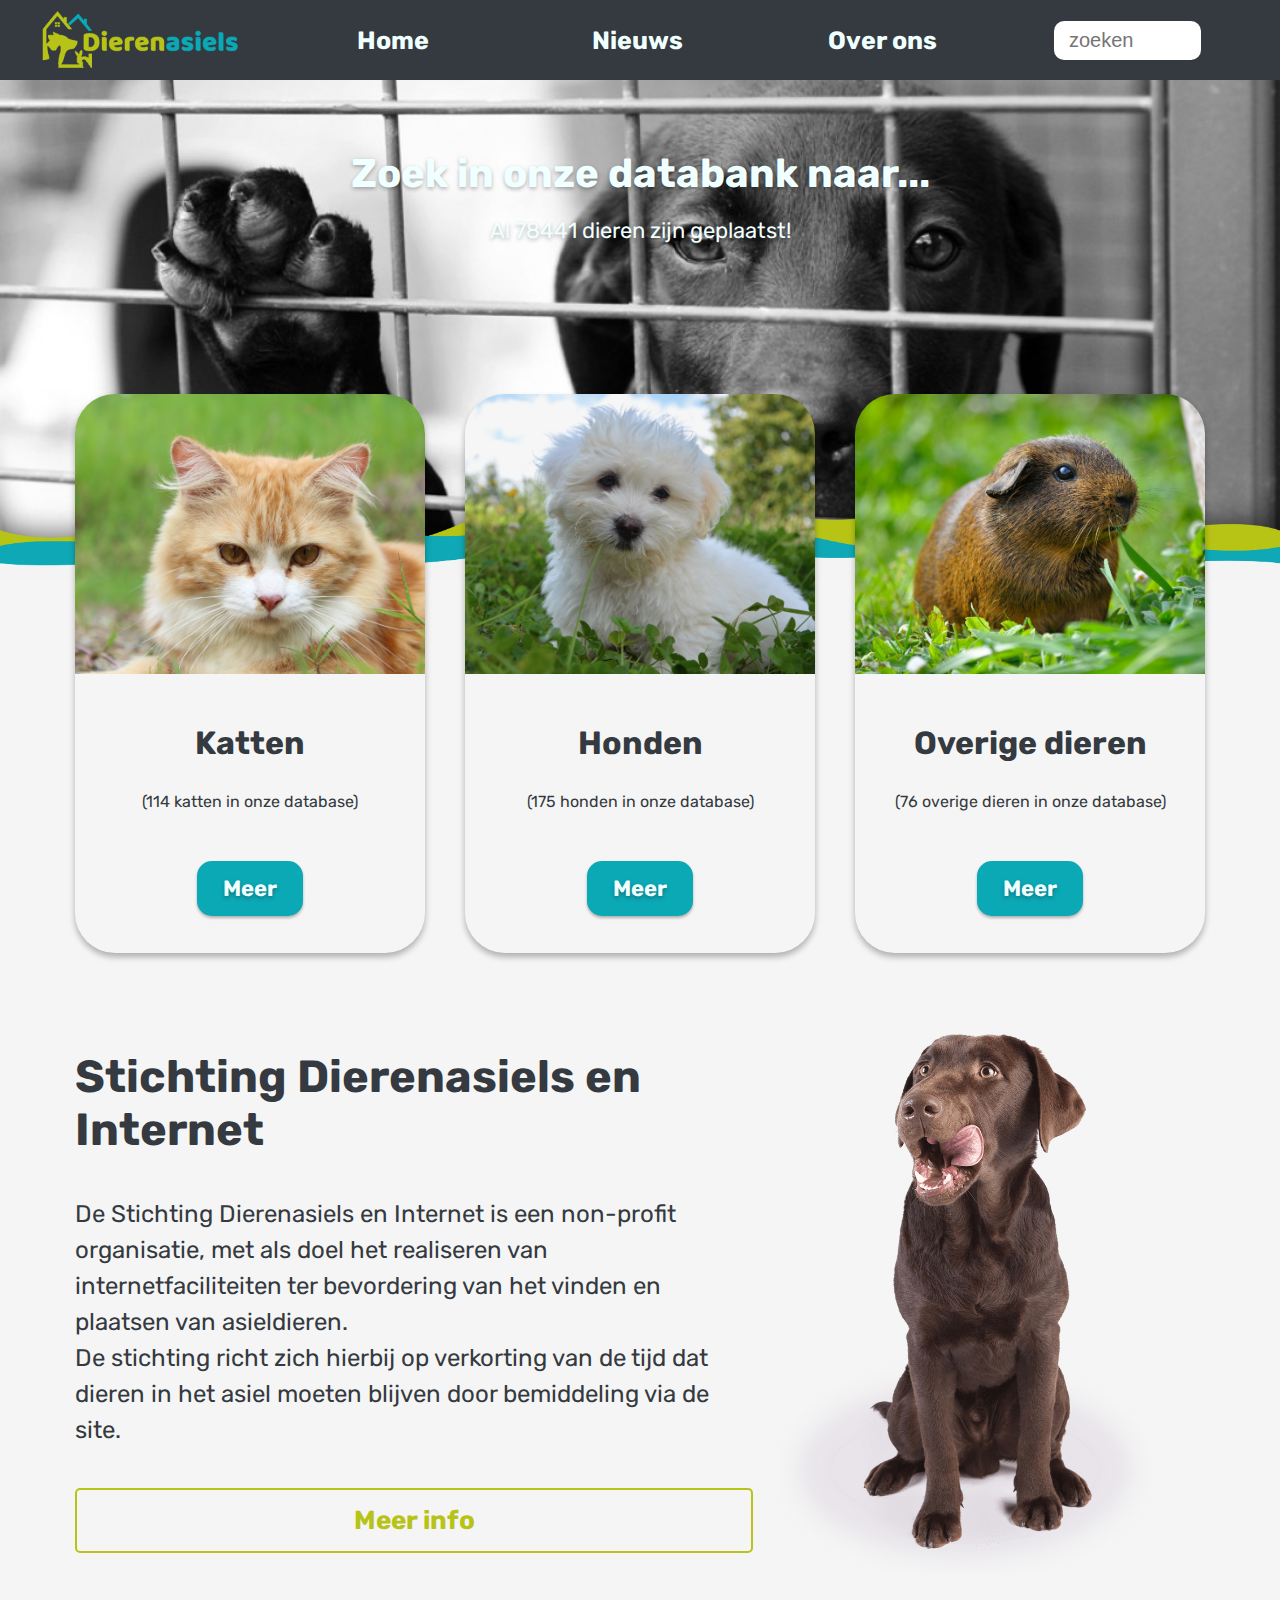
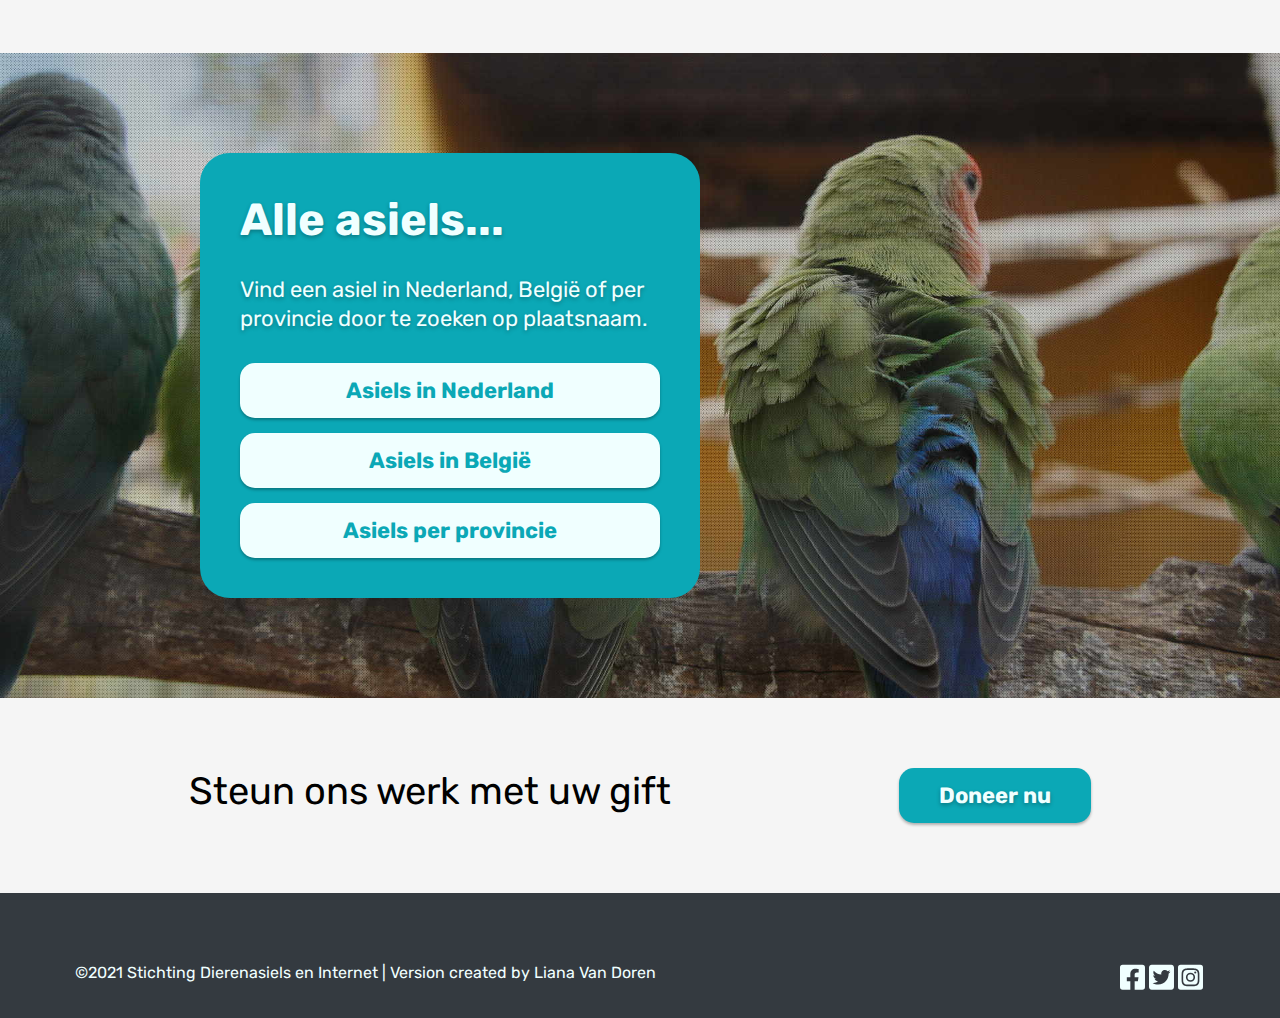
<file: index.html>
<html>

<head>
    <link rel="preconnect" href="https://fonts.gstatic.com">
    <link href="https://fonts.googleapis.com/css2?family=Rubik:wght@400;600&display=swap" rel="stylesheet">
    <link rel="stylesheet" href="reset.css">
    <link rel="stylesheet" href="index.css">
</head>

<body>
    <div>

        <nav class="navigation"> <img src="images/logo-dierenasiels.png" alt="logo">
            <ul>
                <li><a class="nav-item" href="index.html">Home</a></li>
                <li><a class="nav-item" href="page/nieuws.html"> Nieuws</a>
                </li>

                <li><a class="nav-item" href="#"> Over ons</a>
                    <ul class="dropdown">
                        <li><a class="nav-item" href="page/over-ons.html">Doelstelling</a></li>
                        <li><a class="nav-item" href="page/contact.html">Contact</a></li>
                    </ul>
                </li>
                <li>
                    <div class="nav-item"> <input type="text" name="search" placeholder="zoeken"></div>
                </li>

            </ul>
        </nav>

        
        <div class="home-picture">
            <div class="headlines">
                <h1>Zoek in onze databank naar...</h1>
                <p>Al 78441 dieren zijn geplaatst!</p>
            </div>
            <div class="animals width">
                <div class="animal">
                    <div class="picture"><img src="images/kat1.PNG" alt="kat"></div>
                    <div class="text">
                        <h1>Katten</h1>
                        <p>(114 katten in onze database)</p>
                        <a href="page/dieren/meer-katten.html"></a>
                        <a class="button" href="page/dieren/meer-katten.html">
                            Meer
                        </a>
                    </div>
                </div>
                <div class="animal">
                    <div class="picture"><img src="images/hond1.PNG" alt="hond"></div>
                    <div class="text">
                        <h1>Honden</h1>
                        <p>(175 honden in onze database)</p>
                        <a href="page/dieren/meer-honden.html"></a>
                        <a class="button" href="page/dieren/meer-honden.html">
                            Meer
                        </a>
                    </div>
                </div>
                <div class="animal">
                    <div class="picture"><img src="images/overig1.PNG" alt="overig"></div>
                    <div class="text">
                        <h1>Overige dieren</h1>
                        <p>(76 overige dieren in onze database)</p>
                        <a href="page/dieren/meer-overigedieren.html"></a>
                        <a class="button" href="page/dieren/meer-overigedieren.html">
                            Meer
                        </a>
                    </div>
                </div>
            </div>
        </div>
        <div class="part2 width">
            <div class="text2">
                <h1>Stichting Dierenasiels en Internet</h1>
                <p>De Stichting Dierenasiels en Internet is een non-profit
                    organisatie, met als doel het realiseren
                    van internetfaciliteiten ter bevordering van het vinden en plaatsen van asieldieren.
                    </br>
                    De stichting richt zich hierbij op verkorting van de tijd dat dieren in het asiel moeten blijven
                    door
                    bemiddeling via de site.</p>
                <a class="info" href="page/over-ons.html">Meer info</a>
            </div>
            <div class="img"></div>

        </div>
        <div class="part3">
            <div class="square">
                <h1>Alle asiels...</h1>
                <p> Vind een asiel in Nederland, België of per provincie door te zoeken op plaatsnaam.</p>
                <a class="button light" href="#">Asiels in Nederland</a>
                <a class="button light" href="#">Asiels in België</a>
                <a class="button light" href="#">Asiels per provincie</a>
            </div>
        </div>
        <div class="part4 width">
            <div class="donate">Steun ons werk met uw gift</div>
            <a class="button" href="#">Doneer nu</a>
        </div>
        <div class="footer">
            <div class="width"> ©2021 Stichting Dierenasiels en Internet | Version created by Liana Van Doren
                <div> <a class="socialmedia" href="#"><svg viewBox="0 0 448 512" data-fa-i2svg="">
                            <path fill="currentColor"
                                d="M400 32H48A48 48 0 0 0 0 80v352a48 48 0 0 0 48 48h137.25V327.69h-63V256h63v-54.64c0-62.15 37-96.48 93.67-96.48 27.14 0 55.52 4.84 55.52 4.84v61h-31.27c-30.81 0-40.42 19.12-40.42 38.73V256h68.78l-11 71.69h-57.78V480H400a48 48 0 0 0 48-48V80a48 48 0 0 0-48-48z">
                            </path>
                        </svg></a>
                    <a class="socialmedia" href="#"><svg viewBox="0 0 448 512" data-fa-i2svg="">
                            <path fill="currentColor"
                                d="M400 32H48C21.5 32 0 53.5 0 80v352c0 26.5 21.5 48 48 48h352c26.5 0 48-21.5 48-48V80c0-26.5-21.5-48-48-48zm-48.9 158.8c.2 2.8.2 5.7.2 8.5 0 86.7-66 186.6-186.6 186.6-37.2 0-71.7-10.8-100.7-29.4 5.3.6 10.4.8 15.8.8 30.7 0 58.9-10.4 81.4-28-28.8-.6-53-19.5-61.3-45.5 10.1 1.5 19.2 1.5 29.6-1.2-30-6.1-52.5-32.5-52.5-64.4v-.8c8.7 4.9 18.9 7.9 29.6 8.3a65.447 65.447 0 0 1-29.2-54.6c0-12.2 3.2-23.4 8.9-33.1 32.3 39.8 80.8 65.8 135.2 68.6-9.3-44.5 24-80.6 64-80.6 18.9 0 35.9 7.9 47.9 20.7 14.8-2.8 29-8.3 41.6-15.8-4.9 15.2-15.2 28-28.8 36.1 13.2-1.4 26-5.1 37.8-10.2-8.9 13.1-20.1 24.7-32.9 34z">
                            </path>
                        </svg></a>
                    <a class="socialmedia" href="#"><svg viewBox="0 0 448 512">
                            <path fill="currentColor"
                                d="M224,202.66A53.34,53.34,0,1,0,277.36,256,53.38,53.38,0,0,0,224,202.66Zm124.71-41a54,54,0,0,0-30.41-30.41c-21-8.29-71-6.43-94.3-6.43s-73.25-1.93-94.31,6.43a54,54,0,0,0-30.41,30.41c-8.28,21-6.43,71.05-6.43,94.33S91,329.26,99.32,350.33a54,54,0,0,0,30.41,30.41c21,8.29,71,6.43,94.31,6.43s73.24,1.93,94.3-6.43a54,54,0,0,0,30.41-30.41c8.35-21,6.43-71.05,6.43-94.33S357.1,182.74,348.75,161.67ZM224,338a82,82,0,1,1,82-82A81.9,81.9,0,0,1,224,338Zm85.38-148.3a19.14,19.14,0,1,1,19.13-19.14A19.1,19.1,0,0,1,309.42,189.74ZM400,32H48A48,48,0,0,0,0,80V432a48,48,0,0,0,48,48H400a48,48,0,0,0,48-48V80A48,48,0,0,0,400,32ZM382.88,322c-1.29,25.63-7.14,48.34-25.85,67s-41.4,24.63-67,25.85c-26.41,1.49-105.59,1.49-132,0-25.63-1.29-48.26-7.15-67-25.85s-24.63-41.42-25.85-67c-1.49-26.42-1.49-105.61,0-132,1.29-25.63,7.07-48.34,25.85-67s41.47-24.56,67-25.78c26.41-1.49,105.59-1.49,132,0,25.63,1.29,48.33,7.15,67,25.85s24.63,41.42,25.85,67.05C384.37,216.44,384.37,295.56,382.88,322Z">
                            </path>
                        </svg></a>
                </div>
            </div>
        </div>


    </div>



</body>

</html>
</file>
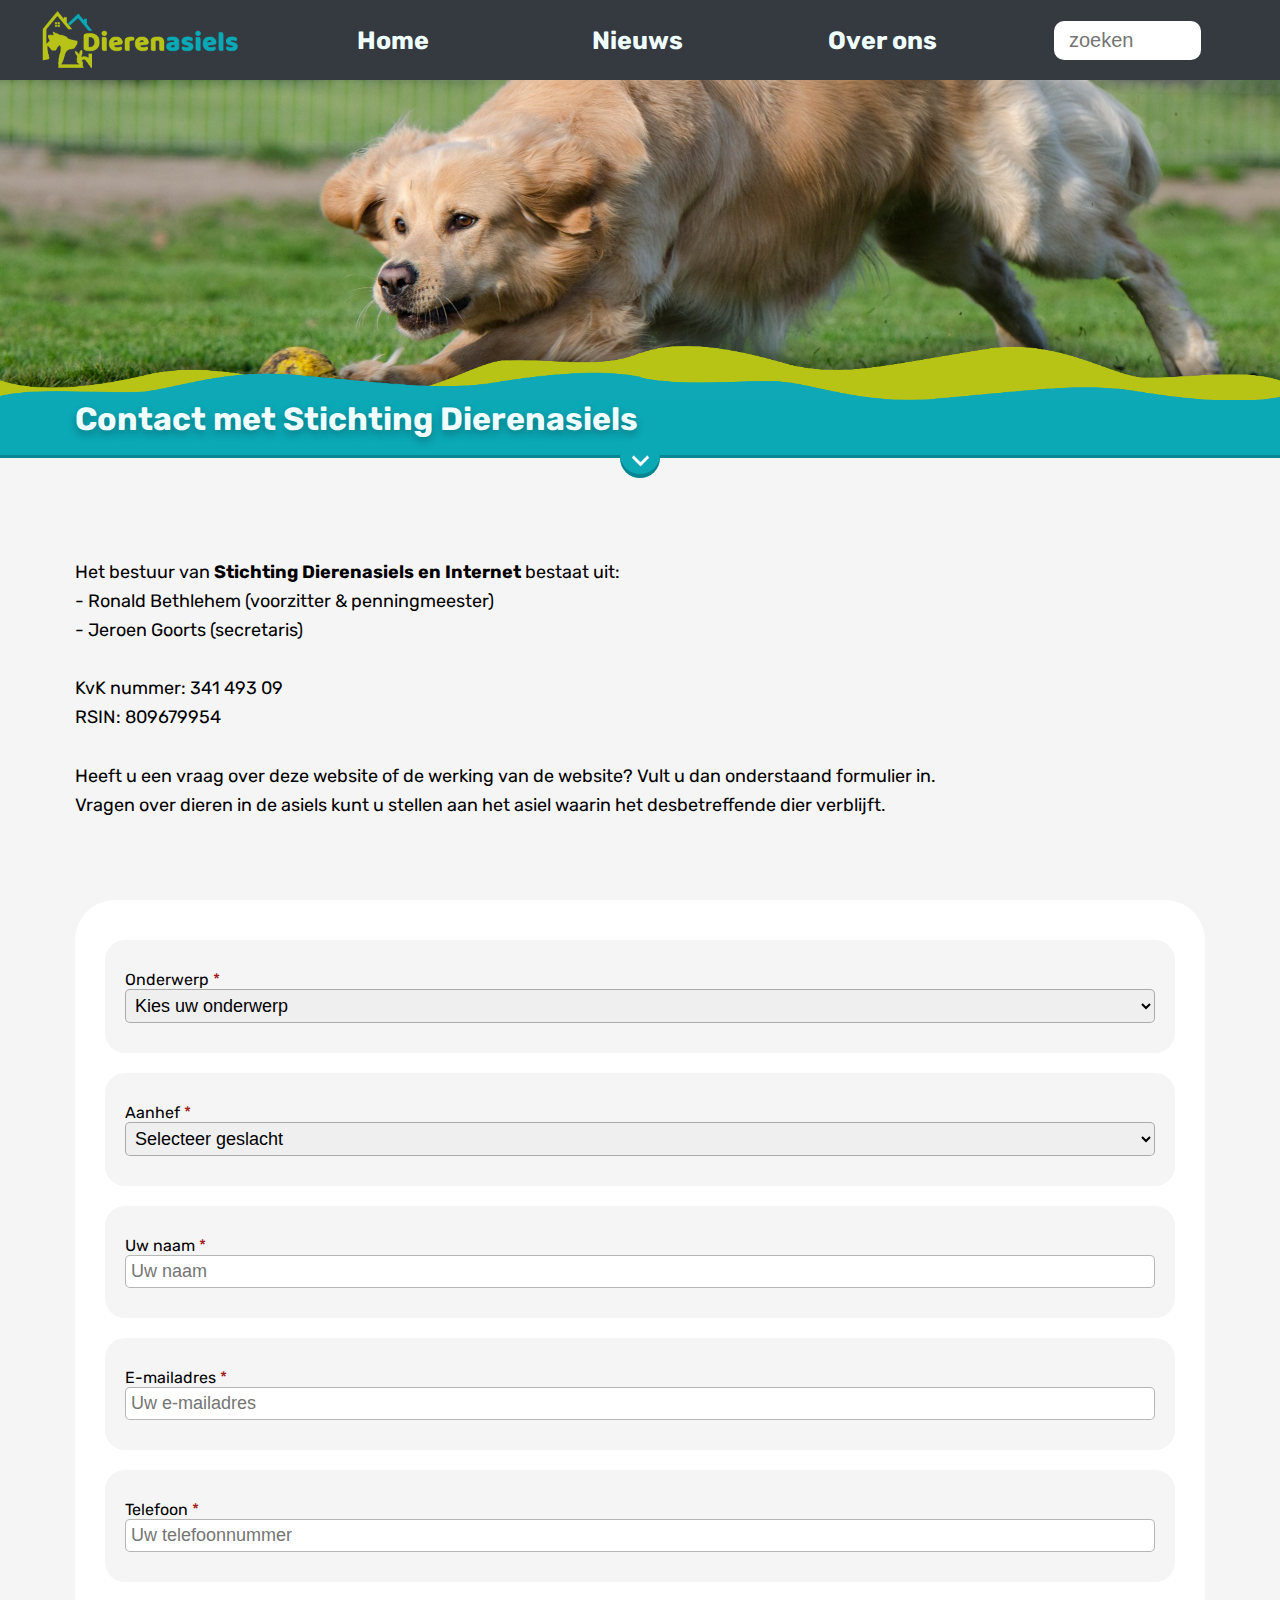
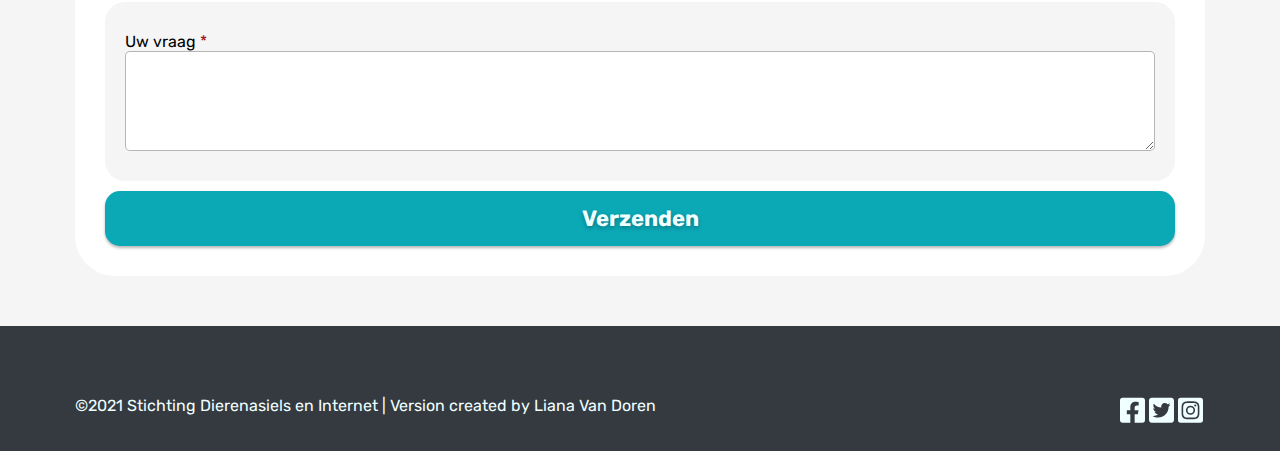
<file: page/contact.html>
<html>

<head>
    <link rel="preconnect" href="https://fonts.gstatic.com">
    <link href="https://fonts.googleapis.com/css2?family=Rubik:wght@400;600&display=swap" rel="stylesheet">
    <link rel="stylesheet" href="../reset.css">
    <link rel="stylesheet" href="../index.css">
</head>

<body>
    <div>

        <nav class="navigation"> <img src="../images/logo-dierenasiels.png" alt="logo">
            <ul>
                <li><a class="nav-item" href="../index.html">Home</a></li>
                <li><a class="nav-item" href="nieuws.html"> Nieuws</a>
                </li>

                <li><a class="nav-item" href="#"> Over ons</a>
                    <ul class="dropdown">
                        <li><a class="nav-item" href="over-ons.html">Doelstelling</a></li>
                        <li><a class="nav-item" href="contact.html">Contact</a></li>
                    </ul>
                </li>
                <li>
                    <div class="nav-item"> <input type="text" name="search" placeholder="zoeken"></div>
                </li>

            </ul>
        </nav>
        <div class="overig-picture"></div>
        <div class="header">
            <h1 class="width">Contact met Stichting Dierenasiels</h1>
            <div class="pointer"> <img src="../images/outline_expand_more_white_24dp.png" alt="bookmark">
            </div>
        </div>
        <div class="contact width">
            <p>Het bestuur van <b>Stichting Dierenasiels en Internet</b> bestaat uit:
                </br>- Ronald Bethlehem (voorzitter & penningmeester)
                </br> - Jeroen Goorts (secretaris)</p>

            <p>KvK nummer: 341 493 09
                </br>RSIN: 809679954</p>

            <p>Heeft u een vraag over deze website of de werking van de website? Vult u dan onderstaand formulier in.
                </br>Vragen over dieren in de asiels kunt u stellen aan het asiel waarin het desbetreffende dier
                verblijft.
            </p>
        </div>


        <div class="card width">
            <div class="labels"> <label for="subject">Onderwerp <span>*</span></label>
                <div class="input"><select name="options" id="subject">
                        <option class="color" value="" disabled selected hidden>Kies uw onderwerp</option>
                        <option value="website">Vraag/Opmerking over de website</option>
                        <option value="account">Vraag over uw account</option>
                        <option value="animals">Vraag over een dier op de website</option>
                        <option value="varia">Varia</option>
                    </select></div>
            </div>
            <div class="labels"> <label for="gender">Aanhef <span>*</span> </label>
                <div class="input"><select name="options" id="gender">
                        <option value="" disabled selected hidden>Selecteer geslacht</option>
                        <option value="man">De heer</option>
                        <option value="woman">Mevrouw</option>
                    </select></div>
            </div>
            <div class="labels"> <label for="name">Uw naam <span>*</span></label>
                <div class="input"><input type="text" name="name" id="name" placeholder="Uw naam"></div>
            </div>
            <div class="labels"> <label for="email">E-mailadres <span>*</span></label>
                <div class="input"><input type="text" name="e-mail" id="email" placeholder="Uw e-mailadres"></div>
            </div>
            <div class="labels"> <label for="tel">Telefoon <span>*</span></label>
                <div class="input"><input type="text" name="tel" id="tel" placeholder="Uw telefoonnummer"></div>
            </div>
            <div class="labels"><label for="question">Uw vraag <span>*</span></label>
                <div class="input"><textarea name="question" id="question" placeholder=""></textarea></div>
            </div>


            <a class="button">Verzenden</a>
        </div>


        <div class="footer">
            <div class="width"> ©2021 Stichting Dierenasiels en Internet | Version created by Liana Van Doren
                <div> <a class="socialmedia" href="#"><svg viewBox="0 0 448 512" data-fa-i2svg="">
                            <path fill="currentColor"
                                d="M400 32H48A48 48 0 0 0 0 80v352a48 48 0 0 0 48 48h137.25V327.69h-63V256h63v-54.64c0-62.15 37-96.48 93.67-96.48 27.14 0 55.52 4.84 55.52 4.84v61h-31.27c-30.81 0-40.42 19.12-40.42 38.73V256h68.78l-11 71.69h-57.78V480H400a48 48 0 0 0 48-48V80a48 48 0 0 0-48-48z">
                            </path>
                        </svg></a>
                    <a class="socialmedia" href="#"><svg viewBox="0 0 448 512" data-fa-i2svg="">
                            <path fill="currentColor"
                                d="M400 32H48C21.5 32 0 53.5 0 80v352c0 26.5 21.5 48 48 48h352c26.5 0 48-21.5 48-48V80c0-26.5-21.5-48-48-48zm-48.9 158.8c.2 2.8.2 5.7.2 8.5 0 86.7-66 186.6-186.6 186.6-37.2 0-71.7-10.8-100.7-29.4 5.3.6 10.4.8 15.8.8 30.7 0 58.9-10.4 81.4-28-28.8-.6-53-19.5-61.3-45.5 10.1 1.5 19.2 1.5 29.6-1.2-30-6.1-52.5-32.5-52.5-64.4v-.8c8.7 4.9 18.9 7.9 29.6 8.3a65.447 65.447 0 0 1-29.2-54.6c0-12.2 3.2-23.4 8.9-33.1 32.3 39.8 80.8 65.8 135.2 68.6-9.3-44.5 24-80.6 64-80.6 18.9 0 35.9 7.9 47.9 20.7 14.8-2.8 29-8.3 41.6-15.8-4.9 15.2-15.2 28-28.8 36.1 13.2-1.4 26-5.1 37.8-10.2-8.9 13.1-20.1 24.7-32.9 34z">
                            </path>
                        </svg></a>
                    <a class="socialmedia" href="#"><svg viewBox="0 0 448 512">
                            <path fill="currentColor"
                                d="M224,202.66A53.34,53.34,0,1,0,277.36,256,53.38,53.38,0,0,0,224,202.66Zm124.71-41a54,54,0,0,0-30.41-30.41c-21-8.29-71-6.43-94.3-6.43s-73.25-1.93-94.31,6.43a54,54,0,0,0-30.41,30.41c-8.28,21-6.43,71.05-6.43,94.33S91,329.26,99.32,350.33a54,54,0,0,0,30.41,30.41c21,8.29,71,6.43,94.31,6.43s73.24,1.93,94.3-6.43a54,54,0,0,0,30.41-30.41c8.35-21,6.43-71.05,6.43-94.33S357.1,182.74,348.75,161.67ZM224,338a82,82,0,1,1,82-82A81.9,81.9,0,0,1,224,338Zm85.38-148.3a19.14,19.14,0,1,1,19.13-19.14A19.1,19.1,0,0,1,309.42,189.74ZM400,32H48A48,48,0,0,0,0,80V432a48,48,0,0,0,48,48H400a48,48,0,0,0,48-48V80A48,48,0,0,0,400,32ZM382.88,322c-1.29,25.63-7.14,48.34-25.85,67s-41.4,24.63-67,25.85c-26.41,1.49-105.59,1.49-132,0-25.63-1.29-48.26-7.15-67-25.85s-24.63-41.42-25.85-67c-1.49-26.42-1.49-105.61,0-132,1.29-25.63,7.07-48.34,25.85-67s41.47-24.56,67-25.78c26.41-1.49,105.59-1.49,132,0,25.63,1.29,48.33,7.15,67,25.85s24.63,41.42,25.85,67.05C384.37,216.44,384.37,295.56,382.88,322Z">
                            </path>
                        </svg></a>
                </div>
            </div>
        </div>

</body>

</html>
</file>
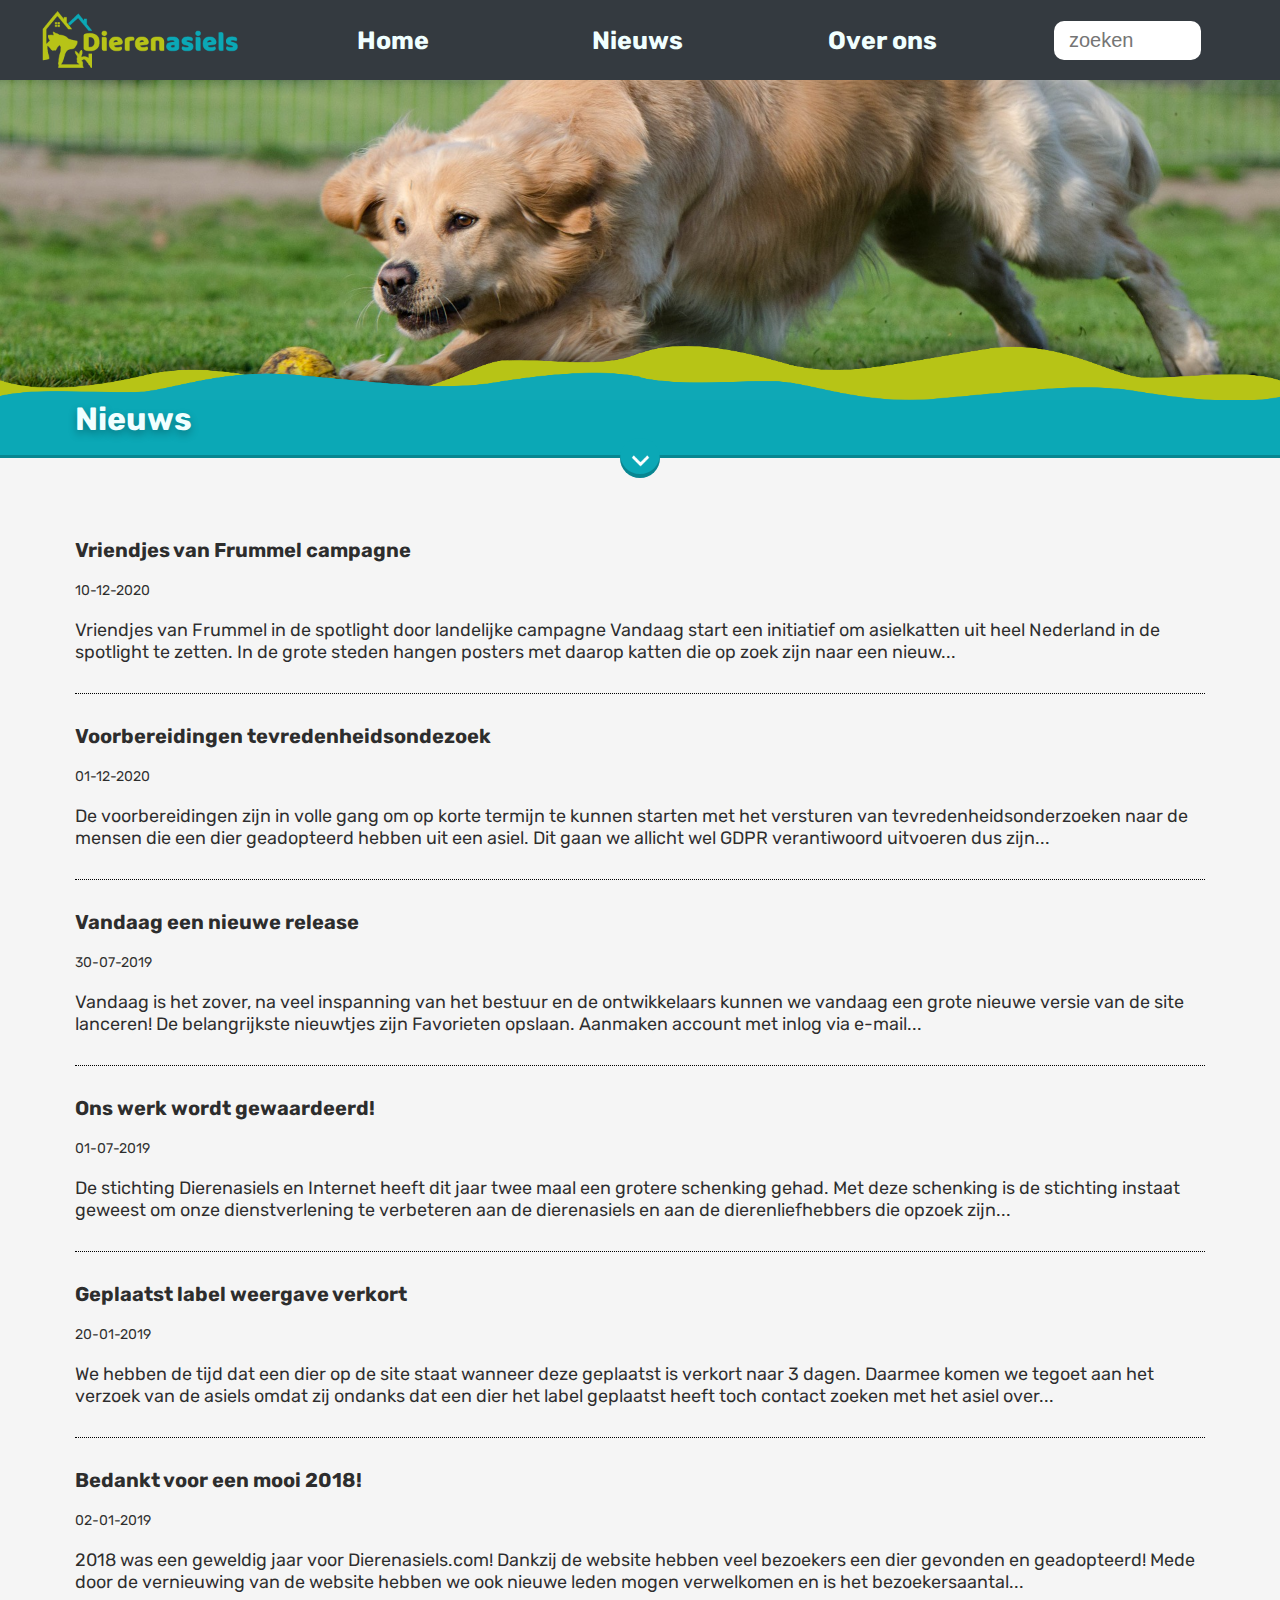
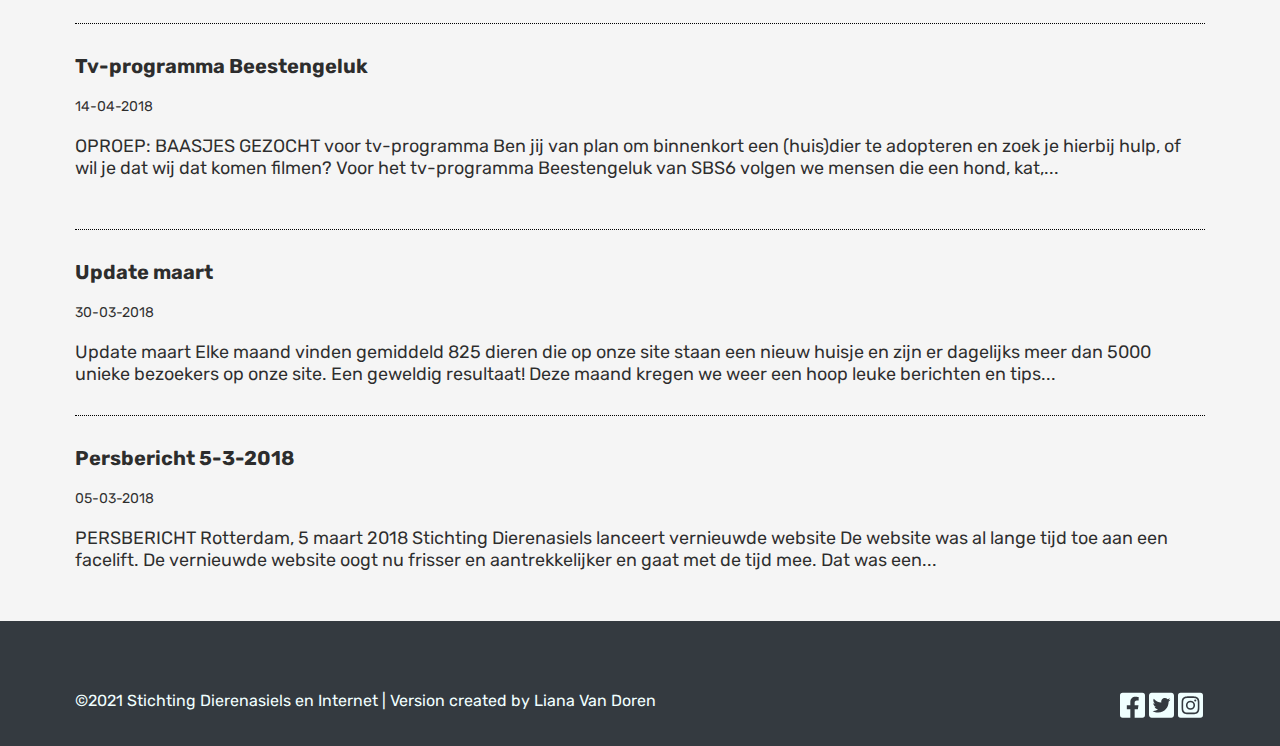
<file: page/nieuws.html>
<html>

<head>
    <link rel="preconnect" href="https://fonts.gstatic.com">
    <link href="https://fonts.googleapis.com/css2?family=Rubik:wght@400;600&display=swap" rel="stylesheet">
    <link rel="stylesheet" href="../reset.css">
    <link rel="stylesheet" href="../index.css">
</head>

<body>
    <div>

        <nav class="navigation"> <img src="../images/logo-dierenasiels.png" alt="logo">
            <ul>
                <li><a class="nav-item" href="../index.html">Home</a></li>
                <li><a class="nav-item" href="nieuws.html"> Nieuws</a>
                </li>

                <li><a class="nav-item" href="#"> Over ons</a>
                    <ul class="dropdown">
                        <li><a class="nav-item" href="over-ons.html">Doelstelling</a></li>
                        <li><a class="nav-item" href="contact.html">Contact</a></li>
                    </ul>
                </li>
                <li>
                    <div class="nav-item"> <input type="text" name="search" placeholder="zoeken"></div>
                </li>

            </ul>
        </nav>
        <div class="overig-picture"></div>

        
        <div class="header">
            <h1 class="width">Nieuws</h1>
            <div class="pointer"> <img src="../images/outline_expand_more_white_24dp.png" alt="bookmark">
            </div>
        </div>
        <div class="content-nieuws width">
            <a class="story" href="nieuws/story1.html">
                <h1>Vriendjes van Frummel campagne</h1>
                <p class="date"> 10-12-2020</p>
                Vriendjes van Frummel in de spotlight door landelijke campagne

                Vandaag start een initiatief om asielkatten uit heel Nederland in de spotlight te zetten. In de grote
                steden hangen posters met daarop katten die op zoek zijn naar een nieuw...
            </a>
            <a class="story" href="#">
                <h1>Voorbereidingen tevredenheidsondezoek</h1>
                <p class="date">01-12-2020 </p>
                De voorbereidingen zijn in volle gang om op korte termijn te kunnen starten met het versturen van
                tevredenheidsonderzoeken naar de mensen die een dier geadopteerd hebben uit een asiel.
                Dit gaan we allicht wel GDPR verantiwoord uitvoeren dus zijn...
            </a>
            <a class="story" href="#">
                <h1>Vandaag een nieuwe release</h1>
                <p class="date">30-07-2019 </p>
                Vandaag is het zover, na veel inspanning van het bestuur en de ontwikkelaars kunnen we vandaag een grote
                nieuwe versie van de site lanceren!
                De belangrijkste nieuwtjes zijn
                Favorieten opslaan.
                Aanmaken account met inlog via e-mail...
            </a>
            <a class="story" href="#">
                <h1>Ons werk wordt gewaardeerd!</h1>
                <p class="date">01-07-2019 </p>
                De stichting Dierenasiels en Internet heeft dit jaar twee maal een grotere schenking gehad.

                Met deze schenking is de stichting instaat geweest om onze dienstverlening te verbeteren aan de
                dierenasiels en aan de dierenliefhebbers die opzoek zijn...
            </a>
            <a class="story" href="#">
                <h1>Geplaatst label weergave verkort</h1>
                <p class="date">20-01-2019</p>
                We hebben de tijd dat een dier op de site staat wanneer deze geplaatst is verkort naar 3 dagen.

                Daarmee komen we tegoet aan het verzoek van de asiels omdat zij ondanks dat een dier het label geplaatst
                heeft toch contact zoeken met het asiel over...
            </a>
            <a class="story" href="#">
                <h1>Bedankt voor een mooi 2018!</h1>
                <p class="date">02-01-2019</p>
                2018 was een geweldig jaar voor Dierenasiels.com!
                Dankzij de website hebben veel bezoekers een dier gevonden en geadopteerd!

                Mede door de vernieuwing van de website hebben we ook nieuwe leden mogen verwelkomen en is het
                bezoekersaantal...
            </a>
            <a class="story" href="#">
                <h1>Tv-programma Beestengeluk</h1>
                <p class="date"> 14-04-2018 </p>
                <p>OPROEP: BAASJES GEZOCHT voor tv-programma
                    Ben jij van plan om binnenkort een (huis)dier te adopteren en zoek je hierbij hulp, of wil je dat
                    wij dat komen filmen?
                    Voor het tv-programma Beestengeluk van SBS6 volgen we mensen die een hond, kat,...
                </p>
            </a>
            <a class="story" href="#">
                <h1>Update maart</h1>
                <p class="date"> 30-03-2018</p>
                Update maart

                Elke maand vinden gemiddeld 825 dieren die op onze site staan een nieuw huisje en zijn er dagelijks meer
                dan 5000 unieke bezoekers op onze site. Een geweldig resultaat!

                Deze maand kregen we weer een hoop leuke berichten en tips...
            </a>
            <a class="story" href="#">
                <h1>Persbericht 5-3-2018</h1>
                <p class="date">05-03-2018</p>
                PERSBERICHT


                Rotterdam, 5 maart 2018


                Stichting Dierenasiels lanceert vernieuwde website

                De website was al lange tijd toe aan een facelift. De vernieuwde website oogt nu frisser en
                aantrekkelijker en gaat met de tijd mee. Dat was een...
            </a>
        </div>
        <div class="footer">
            <div class="width"> ©2021 Stichting Dierenasiels en Internet | Version created by Liana Van Doren
                <div> <a class="socialmedia" href="#"><svg viewBox="0 0 448 512" data-fa-i2svg="">
                            <path fill="currentColor"
                                d="M400 32H48A48 48 0 0 0 0 80v352a48 48 0 0 0 48 48h137.25V327.69h-63V256h63v-54.64c0-62.15 37-96.48 93.67-96.48 27.14 0 55.52 4.84 55.52 4.84v61h-31.27c-30.81 0-40.42 19.12-40.42 38.73V256h68.78l-11 71.69h-57.78V480H400a48 48 0 0 0 48-48V80a48 48 0 0 0-48-48z">
                            </path>
                        </svg></a>
                    <a class="socialmedia" href="#"><svg viewBox="0 0 448 512" data-fa-i2svg="">
                            <path fill="currentColor"
                                d="M400 32H48C21.5 32 0 53.5 0 80v352c0 26.5 21.5 48 48 48h352c26.5 0 48-21.5 48-48V80c0-26.5-21.5-48-48-48zm-48.9 158.8c.2 2.8.2 5.7.2 8.5 0 86.7-66 186.6-186.6 186.6-37.2 0-71.7-10.8-100.7-29.4 5.3.6 10.4.8 15.8.8 30.7 0 58.9-10.4 81.4-28-28.8-.6-53-19.5-61.3-45.5 10.1 1.5 19.2 1.5 29.6-1.2-30-6.1-52.5-32.5-52.5-64.4v-.8c8.7 4.9 18.9 7.9 29.6 8.3a65.447 65.447 0 0 1-29.2-54.6c0-12.2 3.2-23.4 8.9-33.1 32.3 39.8 80.8 65.8 135.2 68.6-9.3-44.5 24-80.6 64-80.6 18.9 0 35.9 7.9 47.9 20.7 14.8-2.8 29-8.3 41.6-15.8-4.9 15.2-15.2 28-28.8 36.1 13.2-1.4 26-5.1 37.8-10.2-8.9 13.1-20.1 24.7-32.9 34z">
                            </path>
                        </svg></a>
                    <a class="socialmedia" href="#"><svg viewBox="0 0 448 512">
                            <path fill="currentColor"
                                d="M224,202.66A53.34,53.34,0,1,0,277.36,256,53.38,53.38,0,0,0,224,202.66Zm124.71-41a54,54,0,0,0-30.41-30.41c-21-8.29-71-6.43-94.3-6.43s-73.25-1.93-94.31,6.43a54,54,0,0,0-30.41,30.41c-8.28,21-6.43,71.05-6.43,94.33S91,329.26,99.32,350.33a54,54,0,0,0,30.41,30.41c21,8.29,71,6.43,94.31,6.43s73.24,1.93,94.3-6.43a54,54,0,0,0,30.41-30.41c8.35-21,6.43-71.05,6.43-94.33S357.1,182.74,348.75,161.67ZM224,338a82,82,0,1,1,82-82A81.9,81.9,0,0,1,224,338Zm85.38-148.3a19.14,19.14,0,1,1,19.13-19.14A19.1,19.1,0,0,1,309.42,189.74ZM400,32H48A48,48,0,0,0,0,80V432a48,48,0,0,0,48,48H400a48,48,0,0,0,48-48V80A48,48,0,0,0,400,32ZM382.88,322c-1.29,25.63-7.14,48.34-25.85,67s-41.4,24.63-67,25.85c-26.41,1.49-105.59,1.49-132,0-25.63-1.29-48.26-7.15-67-25.85s-24.63-41.42-25.85-67c-1.49-26.42-1.49-105.61,0-132,1.29-25.63,7.07-48.34,25.85-67s41.47-24.56,67-25.78c26.41-1.49,105.59-1.49,132,0,25.63,1.29,48.33,7.15,67,25.85s24.63,41.42,25.85,67.05C384.37,216.44,384.37,295.56,382.88,322Z">
                            </path>
                        </svg></a>
                </div>
            </div>
        </div>

</body>

</html>
</file>
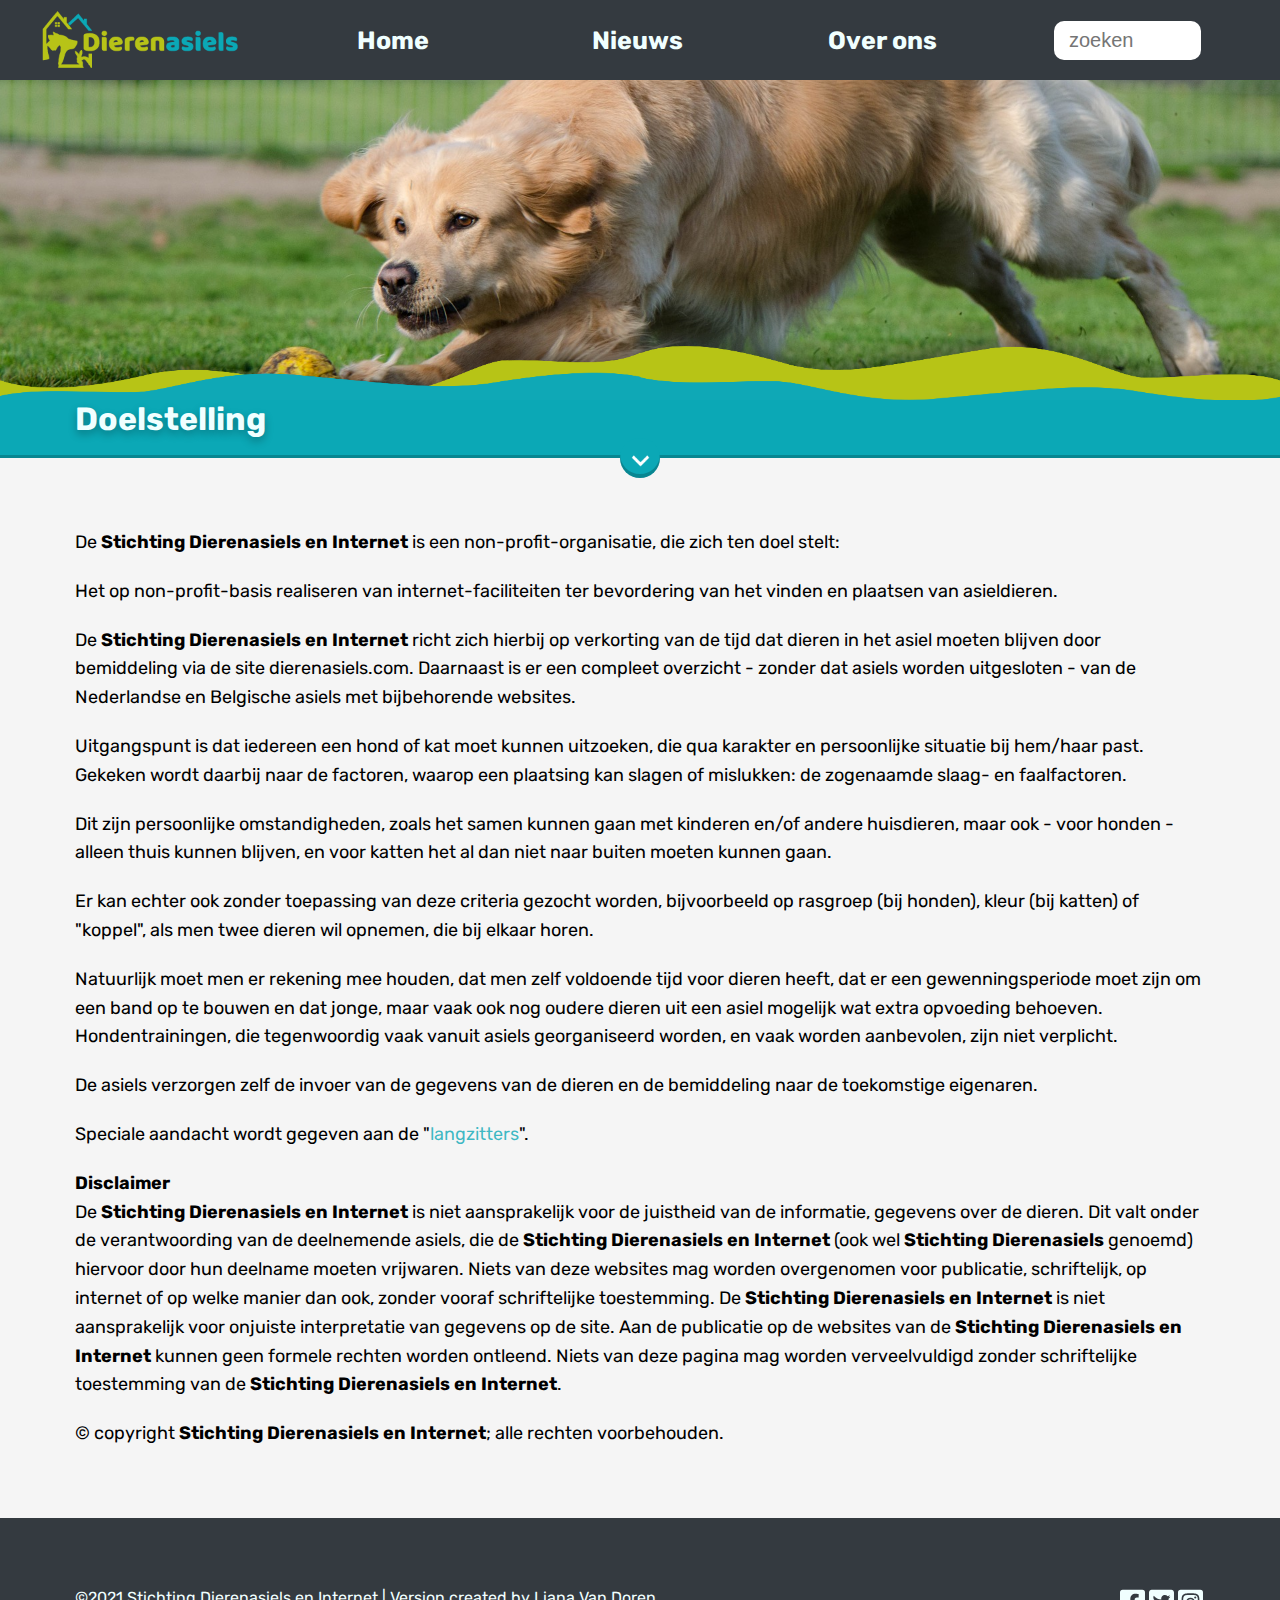
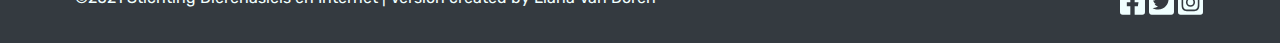
<file: page/over-ons.html>
<html>

<head>
    <link rel="preconnect" href="https://fonts.gstatic.com">
    <link href="https://fonts.googleapis.com/css2?family=Rubik:wght@400;600&display=swap" rel="stylesheet">
    <link rel="stylesheet" href="../reset.css">
    <link rel="stylesheet" href="../index.css">
</head>

<body>
    <div>

        <nav class="navigation"> <img src="../images/logo-dierenasiels.png" alt="logo">
            <ul>
                <li><a class="nav-item" href="../index.html">Home</a></li>
                <li><a class="nav-item" href="nieuws.html"> Nieuws</a>
                </li>

                <li><a class="nav-item" href="#"> Over ons</a>
                    <ul class="dropdown">
                        <li><a class="nav-item" href="over-ons.html">Doelstelling</a></li>
                        <li><a class="nav-item" href="contact.html">Contact</a></li>
                    </ul>
                </li>
                <li>
                    <div class="nav-item"> <input type="text" name="search" placeholder="zoeken"></div>
                </li>

            </ul>
        </nav>
        <div class="overig-picture"></div>
        <div class="header">
            <h1 class="width">Doelstelling</h1>
            <div class="pointer"> <img src="../images/outline_expand_more_white_24dp.png" alt="bookmark">
            </div>
        </div>
        <div class="about width">
            <p> De <b>Stichting Dierenasiels en Internet</b> is een non-profit-organisatie, die zich ten doel stelt:</p>

            <p>Het op non-profit-basis realiseren van internet-faciliteiten ter bevordering van het vinden en plaatsen
                van
                asieldieren.</p>

            <p>De <b>Stichting Dierenasiels en Internet</b> richt zich hierbij op verkorting van de tijd dat dieren in
                het
                asiel
                moeten blijven door bemiddeling via de site dierenasiels.com.
                Daarnaast is er een compleet overzicht - zonder dat asiels worden uitgesloten - van de Nederlandse en
                Belgische asiels met bijbehorende websites.</p>

            <p>Uitgangspunt is dat iedereen een hond of kat moet kunnen uitzoeken, die qua karakter en persoonlijke
                situatie bij hem/haar past. Gekeken wordt daarbij naar de factoren, waarop een plaatsing kan slagen of
                mislukken: de zogenaamde slaag- en faalfactoren.</p>

            <p>Dit zijn persoonlijke omstandigheden, zoals het samen kunnen gaan met kinderen en/of andere huisdieren,
                maar
                ook - voor honden - alleen thuis kunnen blijven, en voor katten het al dan niet naar buiten moeten
                kunnen
                gaan.</p>

            <p>Er kan echter ook zonder toepassing van deze criteria gezocht worden, bijvoorbeeld op rasgroep (bij
                honden),
                kleur (bij katten) of "koppel", als men twee dieren wil opnemen, die bij elkaar horen.</p>

            <p>Natuurlijk moet men er rekening mee houden, dat men zelf voldoende tijd voor dieren heeft, dat er een
                gewenningsperiode moet zijn om een band op te bouwen en dat jonge, maar vaak ook nog oudere dieren uit
                een
                asiel mogelijk wat extra opvoeding behoeven.
                Hondentrainingen, die tegenwoordig vaak vanuit asiels georganiseerd worden, en vaak worden aanbevolen,
                zijn
                niet verplicht. </p>

            <p>De asiels verzorgen zelf de invoer van de gegevens van de dieren en de bemiddeling naar de toekomstige
                eigenaren.</p>

            <p>Speciale aandacht wordt gegeven aan de "<a class="mainlinks" href="#">langzitters</a>".</p>

            <p class="disclaimer"><b>Disclaimer</b></p>
            <p> De <b>Stichting Dierenasiels en Internet</b> is niet aansprakelijk voor de juistheid van de informatie,
                gegevens
                over de dieren. Dit valt onder de verantwoording van de deelnemende asiels, die de <B>Stichting
                    Dierenasiels en Internet </b> (ook wel <b>Stichting Dierenasiels</b> genoemd) hiervoor door hun
                deelname moeten vrijwaren. Niets van
                deze websites mag worden overgenomen voor publicatie, schriftelijk, op internet of op welke manier dan
                ook,
                zonder vooraf schriftelijke toestemming. De <b>Stichting Dierenasiels en Internet</b> is niet
                aansprakelijk
                voor
                onjuiste interpretatie van gegevens op de site. Aan de publicatie op de websites van de <b>Stichting
                    Dierenasiels en Internet</b> kunnen geen formele rechten worden ontleend. Niets van deze pagina mag
                worden
                verveelvuldigd zonder schriftelijke toestemming van de <b>Stichting Dierenasiels en Internet</b>.</p>
            <p>© copyright <b>Stichting Dierenasiels en Internet</b>; alle rechten voorbehouden.</p>
        </div>
        <div class="footer">
            <div class="width"> ©2021 Stichting Dierenasiels en Internet | Version created by Liana Van Doren
                <div> <a class="socialmedia" href="#"><svg viewBox="0 0 448 512" data-fa-i2svg="">
                            <path fill="currentColor"
                                d="M400 32H48A48 48 0 0 0 0 80v352a48 48 0 0 0 48 48h137.25V327.69h-63V256h63v-54.64c0-62.15 37-96.48 93.67-96.48 27.14 0 55.52 4.84 55.52 4.84v61h-31.27c-30.81 0-40.42 19.12-40.42 38.73V256h68.78l-11 71.69h-57.78V480H400a48 48 0 0 0 48-48V80a48 48 0 0 0-48-48z">
                            </path>
                        </svg></a>
                    <a class="socialmedia" href="#"><svg viewBox="0 0 448 512" data-fa-i2svg="">
                            <path fill="currentColor"
                                d="M400 32H48C21.5 32 0 53.5 0 80v352c0 26.5 21.5 48 48 48h352c26.5 0 48-21.5 48-48V80c0-26.5-21.5-48-48-48zm-48.9 158.8c.2 2.8.2 5.7.2 8.5 0 86.7-66 186.6-186.6 186.6-37.2 0-71.7-10.8-100.7-29.4 5.3.6 10.4.8 15.8.8 30.7 0 58.9-10.4 81.4-28-28.8-.6-53-19.5-61.3-45.5 10.1 1.5 19.2 1.5 29.6-1.2-30-6.1-52.5-32.5-52.5-64.4v-.8c8.7 4.9 18.9 7.9 29.6 8.3a65.447 65.447 0 0 1-29.2-54.6c0-12.2 3.2-23.4 8.9-33.1 32.3 39.8 80.8 65.8 135.2 68.6-9.3-44.5 24-80.6 64-80.6 18.9 0 35.9 7.9 47.9 20.7 14.8-2.8 29-8.3 41.6-15.8-4.9 15.2-15.2 28-28.8 36.1 13.2-1.4 26-5.1 37.8-10.2-8.9 13.1-20.1 24.7-32.9 34z">
                            </path>
                        </svg></a>
                    <a class="socialmedia" href="#"><svg viewBox="0 0 448 512">
                            <path fill="currentColor"
                                d="M224,202.66A53.34,53.34,0,1,0,277.36,256,53.38,53.38,0,0,0,224,202.66Zm124.71-41a54,54,0,0,0-30.41-30.41c-21-8.29-71-6.43-94.3-6.43s-73.25-1.93-94.31,6.43a54,54,0,0,0-30.41,30.41c-8.28,21-6.43,71.05-6.43,94.33S91,329.26,99.32,350.33a54,54,0,0,0,30.41,30.41c21,8.29,71,6.43,94.31,6.43s73.24,1.93,94.3-6.43a54,54,0,0,0,30.41-30.41c8.35-21,6.43-71.05,6.43-94.33S357.1,182.74,348.75,161.67ZM224,338a82,82,0,1,1,82-82A81.9,81.9,0,0,1,224,338Zm85.38-148.3a19.14,19.14,0,1,1,19.13-19.14A19.1,19.1,0,0,1,309.42,189.74ZM400,32H48A48,48,0,0,0,0,80V432a48,48,0,0,0,48,48H400a48,48,0,0,0,48-48V80A48,48,0,0,0,400,32ZM382.88,322c-1.29,25.63-7.14,48.34-25.85,67s-41.4,24.63-67,25.85c-26.41,1.49-105.59,1.49-132,0-25.63-1.29-48.26-7.15-67-25.85s-24.63-41.42-25.85-67c-1.49-26.42-1.49-105.61,0-132,1.29-25.63,7.07-48.34,25.85-67s41.47-24.56,67-25.78c26.41-1.49,105.59-1.49,132,0,25.63,1.29,48.33,7.15,67,25.85s24.63,41.42,25.85,67.05C384.37,216.44,384.37,295.56,382.88,322Z">
                            </path>
                        </svg></a>
                </div>
            </div>
        </div>
</body>

</html>
</file>
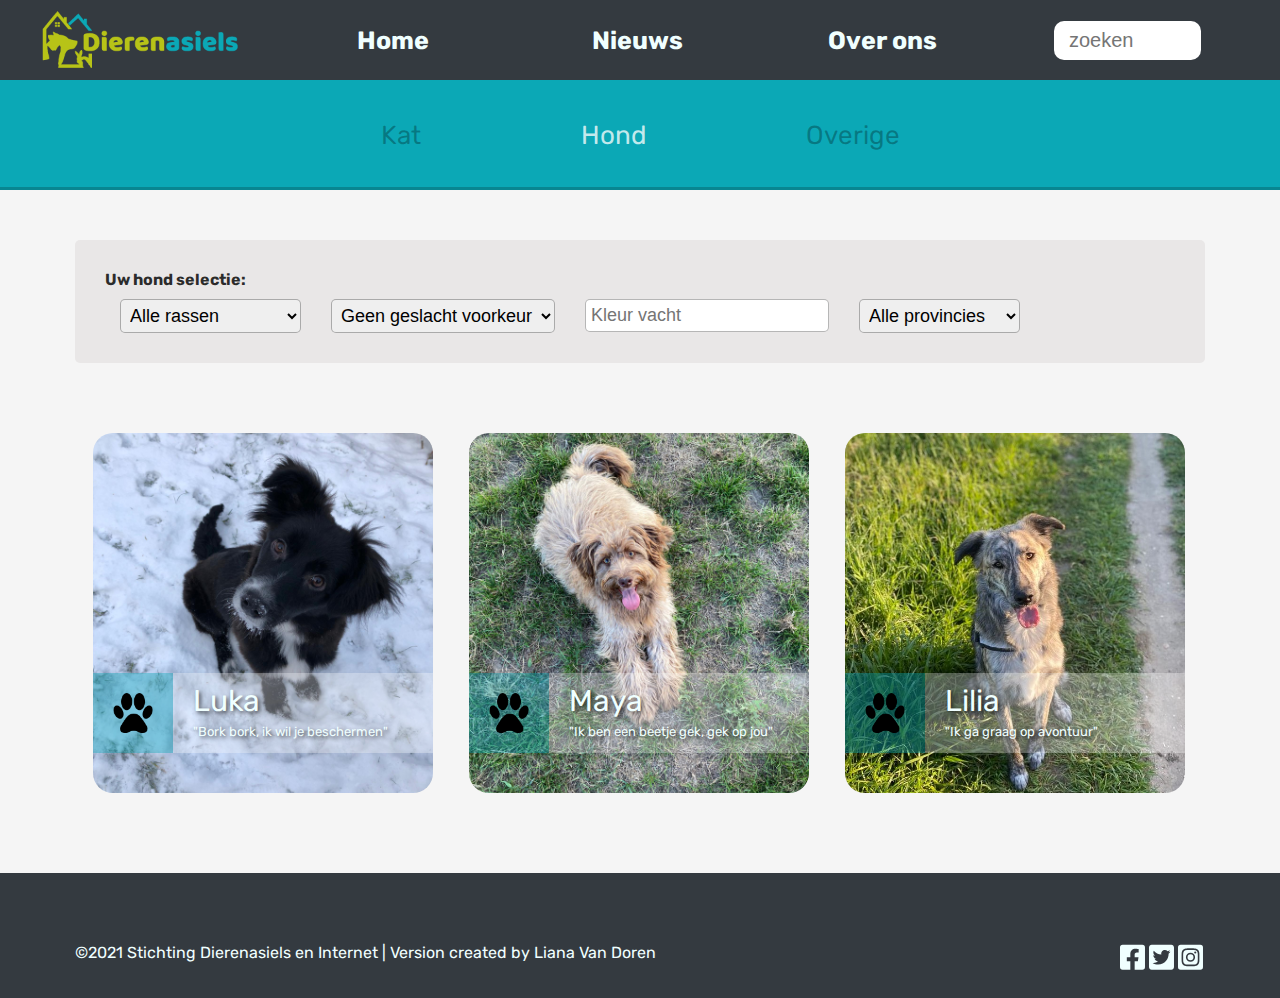
<file: page/dieren/meer-honden.html>
<html>

<head>
    <link rel="preconnect" href="https://fonts.gstatic.com">
    <link href="https://fonts.googleapis.com/css2?family=Rubik:wght@400;600&display=swap" rel="stylesheet">
    <link rel="stylesheet" href="../../reset.css">
    <link rel="stylesheet" href="../../index.css">
</head>

<body>
    <div>

        <nav class="navigation"> <img src="../../images/logo-dierenasiels.png" alt="logo">
            <ul>
                <li><a class="nav-item" href="../../index.html">Home</a></li>
                <li><a class="nav-item" href="../nieuws.html"> Nieuws</a>
                </li>

                <li><a class="nav-item" href="#"> Over ons</a>
                    <ul class="dropdown">
                        <li><a class="nav-item" href="../over-ons.html">Doelstelling</a></li>
                        <li><a class="nav-item" href="../contact.html">Contact</a></li>
                    </ul>
                </li>
                <li>
                    <div class="nav-item"> <input type="text" name="search" placeholder="zoeken"></div>
                </li>

            </ul>
        </nav>
    </div>


    <div class="header2">
        <a href="meer-katten.html">Kat</a>
        <a class="dog" href="meer-honden.html">Hond</a>
        <a href="meer-overigedieren.html">Overige</a>

    </div>

    <div class="card2 width">
        <div class="selection">Uw hond selectie:</div>
        <div class="row">
            <div class="labels">
                <div class="input"><select name="options">
                        <option class="ras" value="" disabled selected>Alle rassen</option>
                        <option value="europese">Europese korthaar</option>
                        <option value="long">Anders langharig</option>
                        <option value="short">Anders kortharig</option>
                    </select></div>
            </div>
            <div class="labels">
                <div class="input"><select name="options">
                        <option class="gender" value="" disabled selected>Geen geslacht voorkeur</option>
                        <option value="account">Kater</option>
                        <option value="animals">Poes</option>
                    </select></div>
            </div>
            <div class="labels">
                <div class="input"><input name="options" placeholder="Kleur vacht">
                </div>
            </div>
            <div class="labels">
                <div class="input"><select name="options">
                        <option class="province" value="" disabled selected hidden>Alle provincies</option>
                        <option value="Drenthe">Drenthe (NL)</option>
                        <option value="Flevoland">Flevoland (NL)</option>
                        <option value="Friesland">Friesland(NL)</option>
                        <option value="Gelderland">Gelderland (NL)</option>
                        <option value="Groningen"> Groningen (NL)</option>
                        <option value="Limburg"> Limburg (NL)</option>

                    </select></div>
            </div>
        </div>
    </div>

    <!-- <div class="width">Resultaten 1-15 van 134</div> -->


    <div class="photo width">
        <a class="mainphoto" href="honden/luka.html" style="background-image: url(../../images/Luka3.jpeg)" alt="">
            <div class="rectangle">
                <div class="logo dogs"></div>
                <div class="space">
                    <p>Luka</p>
                    <p class="talk">"Bork bork, ik wil je beschermen"</p>
                </div>
            </div>
        </a>
        <a class="mainphoto" href="honden/maya.html" style="background-image: url(../../images/maya1.jpeg)" alt="">
            <div class="rectangle">
                <div class="logo dogs"></div>
                <div class="space">
                    <p>Maya</p>
                    <p class="talk">"Ik ben een beetje gek, gek op jou"</p>
                </div>
            </div>
        </a>
        <a class="mainphoto" href="honden/kjoetie.html" style="background-image: url(../../images/kjoetie1.jpeg)" alt="">
            <div class="rectangle">
                <div class="logo dogs"></div>
                <div class="space">
                    <p>Lilia</p>
                    <p class="talk">"Ik ga graag op avontuur"</p>
                </div>
            </div>
        </a>
    </div>



    <div class="footer">
        <div class="width"> ©2021 Stichting Dierenasiels en Internet | Version created by Liana Van Doren
            <div> <a class="socialmedia" href="#"><svg viewBox="0 0 448 512" data-fa-i2svg="">
                        <path fill="currentColor"
                            d="M400 32H48A48 48 0 0 0 0 80v352a48 48 0 0 0 48 48h137.25V327.69h-63V256h63v-54.64c0-62.15 37-96.48 93.67-96.48 27.14 0 55.52 4.84 55.52 4.84v61h-31.27c-30.81 0-40.42 19.12-40.42 38.73V256h68.78l-11 71.69h-57.78V480H400a48 48 0 0 0 48-48V80a48 48 0 0 0-48-48z">
                        </path>
                    </svg></a>
                <a class="socialmedia" href="#"><svg viewBox="0 0 448 512" data-fa-i2svg="">
                        <path fill="currentColor"
                            d="M400 32H48C21.5 32 0 53.5 0 80v352c0 26.5 21.5 48 48 48h352c26.5 0 48-21.5 48-48V80c0-26.5-21.5-48-48-48zm-48.9 158.8c.2 2.8.2 5.7.2 8.5 0 86.7-66 186.6-186.6 186.6-37.2 0-71.7-10.8-100.7-29.4 5.3.6 10.4.8 15.8.8 30.7 0 58.9-10.4 81.4-28-28.8-.6-53-19.5-61.3-45.5 10.1 1.5 19.2 1.5 29.6-1.2-30-6.1-52.5-32.5-52.5-64.4v-.8c8.7 4.9 18.9 7.9 29.6 8.3a65.447 65.447 0 0 1-29.2-54.6c0-12.2 3.2-23.4 8.9-33.1 32.3 39.8 80.8 65.8 135.2 68.6-9.3-44.5 24-80.6 64-80.6 18.9 0 35.9 7.9 47.9 20.7 14.8-2.8 29-8.3 41.6-15.8-4.9 15.2-15.2 28-28.8 36.1 13.2-1.4 26-5.1 37.8-10.2-8.9 13.1-20.1 24.7-32.9 34z">
                        </path>
                    </svg></a>
                <a class="socialmedia" href="#"><svg viewBox="0 0 448 512">
                        <path fill="currentColor"
                            d="M224,202.66A53.34,53.34,0,1,0,277.36,256,53.38,53.38,0,0,0,224,202.66Zm124.71-41a54,54,0,0,0-30.41-30.41c-21-8.29-71-6.43-94.3-6.43s-73.25-1.93-94.31,6.43a54,54,0,0,0-30.41,30.41c-8.28,21-6.43,71.05-6.43,94.33S91,329.26,99.32,350.33a54,54,0,0,0,30.41,30.41c21,8.29,71,6.43,94.31,6.43s73.24,1.93,94.3-6.43a54,54,0,0,0,30.41-30.41c8.35-21,6.43-71.05,6.43-94.33S357.1,182.74,348.75,161.67ZM224,338a82,82,0,1,1,82-82A81.9,81.9,0,0,1,224,338Zm85.38-148.3a19.14,19.14,0,1,1,19.13-19.14A19.1,19.1,0,0,1,309.42,189.74ZM400,32H48A48,48,0,0,0,0,80V432a48,48,0,0,0,48,48H400a48,48,0,0,0,48-48V80A48,48,0,0,0,400,32ZM382.88,322c-1.29,25.63-7.14,48.34-25.85,67s-41.4,24.63-67,25.85c-26.41,1.49-105.59,1.49-132,0-25.63-1.29-48.26-7.15-67-25.85s-24.63-41.42-25.85-67c-1.49-26.42-1.49-105.61,0-132,1.29-25.63,7.07-48.34,25.85-67s41.47-24.56,67-25.78c26.41-1.49,105.59-1.49,132,0,25.63,1.29,48.33,7.15,67,25.85s24.63,41.42,25.85,67.05C384.37,216.44,384.37,295.56,382.88,322Z">
                        </path>
                    </svg></a>
            </div>
        </div>
    </div>
</body>

</html>
</file>
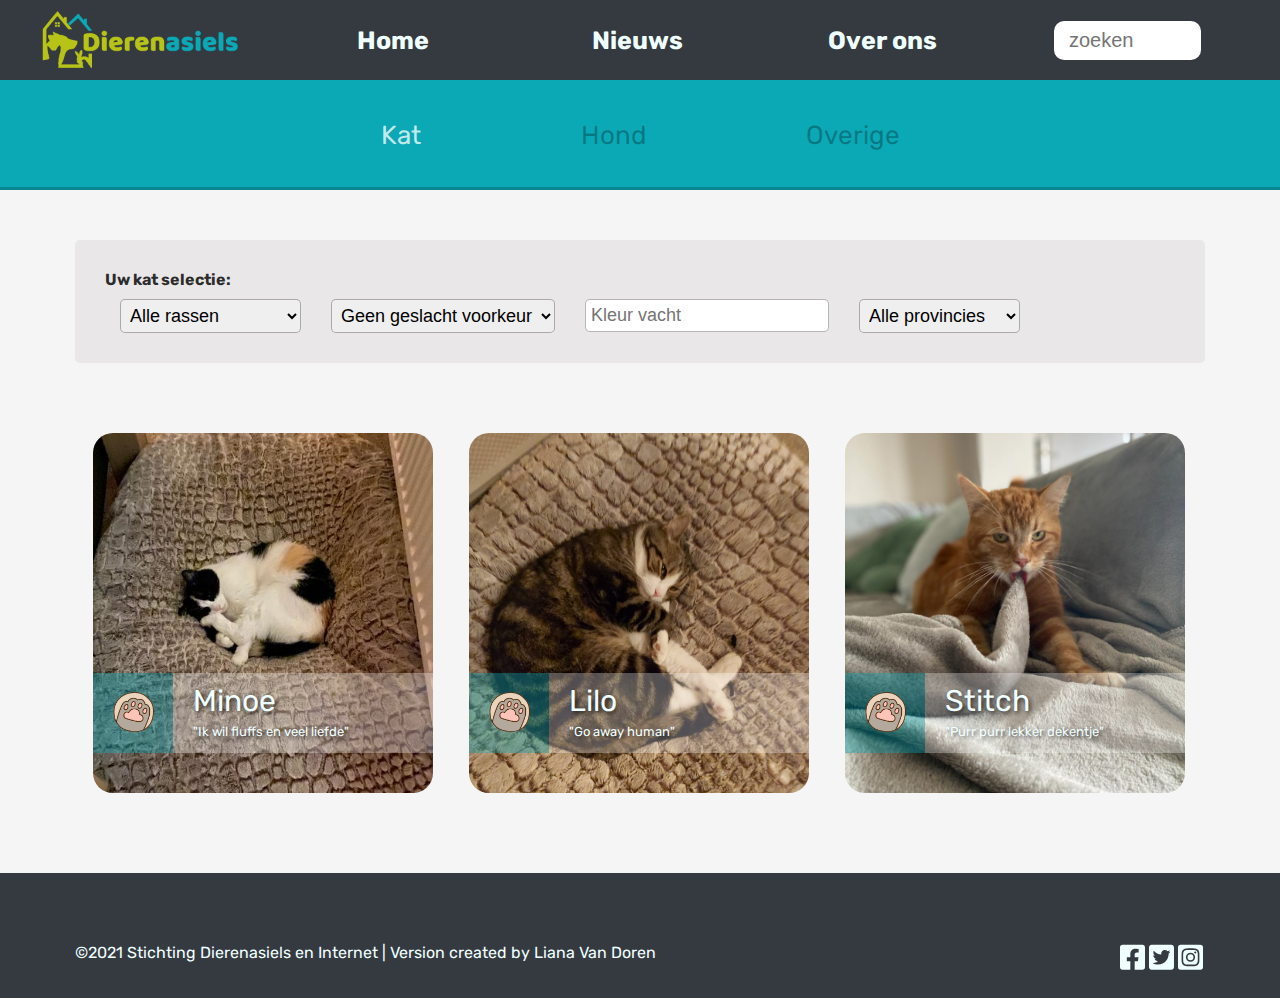
<file: page/dieren/meer-katten.html>
<html>

<head>
    <link rel="preconnect" href="https://fonts.gstatic.com">
    <link href="https://fonts.googleapis.com/css2?family=Rubik:wght@400;600&display=swap" rel="stylesheet">
    <link rel="stylesheet" href="../../reset.css">
    <link rel="stylesheet" href="../../index.css">
</head>

<body>
    <div>

        <nav class="navigation"> <img src="../../images/logo-dierenasiels.png" alt="logo">
            <ul>
                <li><a class="nav-item" href="../../index.html">Home</a></li>
                <li><a class="nav-item" href="../nieuws.html"> Nieuws</a>
                </li>

                <li><a class="nav-item" href="#"> Over ons</a>
                    <ul class="dropdown">
                        <li><a class="nav-item" href="../over-ons.html">Doelstelling</a></li>
                        <li><a class="nav-item" href="../contact.html">Contact</a></li>
                    </ul>
                </li>
                <li>
                    <div class="nav-item"> <input type="text" name="search" placeholder="zoeken"></div>
                </li>

            </ul>
        </nav>
    </div>


    <div class="header2">
        <a class="cat" href="meer-katten.html">Kat</a>
        <a href="meer-honden.html">Hond</a>
        <a href="meer-overigedieren.html">Overige</a>
    </div>


    <div class="card2 width">
        <div class="selection">Uw kat selectie:</div>
        <div class="row">
            <div class="labels">
                <div class="input"><select name="options">
                        <option class="ras" value="" disabled selected>Alle rassen</option>
                        <option value="europese">Europese korthaar</option>
                        <option value="long">Anders langharig</option>
                        <option value="short">Anders kortharig</option>
                    </select></div>
            </div>
            <div class="labels">
                <div class="input"><select name="options">
                        <option class="gender" value="" disabled selected>Geen geslacht voorkeur</option>
                        <option value="account">Kater</option>
                        <option value="animals">Poes</option>
                    </select></div>
            </div>
            <div class="labels">
                <div class="input"><input name="options" placeholder="Kleur vacht">
                </div>
            </div>
            <div class="labels">
                <div class="input"><select name="options">
                        <option class="province" value="" disabled selected hidden>Alle provincies</option>
                        <option value="Drenthe">Drenthe (NL)</option>
                        <option value="Flevoland">Flevoland (NL)</option>
                        <option value="Friesland">Friesland(NL)</option>
                        <option value="Gelderland">Gelderland (NL)</option>
                        <option value="Groningen"> Groningen (NL)</option>
                        <option value="Limburg"> Limburg (NL)</option>

                    </select></div>
            </div>
        </div>
    </div>
    <!-- <div class="width">Resultaten 1-15 van 134</div> -->



    <div class="photo width">
        <a class="mainphoto" href="katten/minoe.html" style="background-image: url(../../images/minoe3.jpeg)" alt="">
            <div class="rectangle">
                <div class="logo cats"></div>
                <div class="space">
                    <p>Minoe</p>
                    <p class="talk">"Ik wil fluffs en veel liefde"</p>
                </div>
            </div>
        </a>
        <a class="mainphoto" href="katten/lilo.html" style="background-image: url(../../images/lilo2.jpg)" alt="">
            <div class="rectangle">
                <div class="logo cats"></div>
                <div class="space">
                    <p>Lilo</p>
                    <p class="talk">"Go away human"</p>
                </div>
            </div>
        </a>
        <a class="mainphoto" href="katten/stitch.html" style="background-image: url(../../images/stitch1.jpeg)" alt="">
            <div class="rectangle">
                <div class="logo cats"></div>
                <div class="space">
                    <p>Stitch</p>
                    <p class="talk">"Purr purr lekker dekentje"</p>
                </div>
            </div>
        </a>
    </div>



    <div class="footer">
        <div class="width"> ©2021 Stichting Dierenasiels en Internet | Version created by Liana Van Doren
            <div> <a class="socialmedia" href="#"><svg viewBox="0 0 448 512" data-fa-i2svg="">
                        <path fill="currentColor"
                            d="M400 32H48A48 48 0 0 0 0 80v352a48 48 0 0 0 48 48h137.25V327.69h-63V256h63v-54.64c0-62.15 37-96.48 93.67-96.48 27.14 0 55.52 4.84 55.52 4.84v61h-31.27c-30.81 0-40.42 19.12-40.42 38.73V256h68.78l-11 71.69h-57.78V480H400a48 48 0 0 0 48-48V80a48 48 0 0 0-48-48z">
                        </path>
                    </svg></a>
                <a class="socialmedia" href="#"><svg viewBox="0 0 448 512" data-fa-i2svg="">
                        <path fill="currentColor"
                            d="M400 32H48C21.5 32 0 53.5 0 80v352c0 26.5 21.5 48 48 48h352c26.5 0 48-21.5 48-48V80c0-26.5-21.5-48-48-48zm-48.9 158.8c.2 2.8.2 5.7.2 8.5 0 86.7-66 186.6-186.6 186.6-37.2 0-71.7-10.8-100.7-29.4 5.3.6 10.4.8 15.8.8 30.7 0 58.9-10.4 81.4-28-28.8-.6-53-19.5-61.3-45.5 10.1 1.5 19.2 1.5 29.6-1.2-30-6.1-52.5-32.5-52.5-64.4v-.8c8.7 4.9 18.9 7.9 29.6 8.3a65.447 65.447 0 0 1-29.2-54.6c0-12.2 3.2-23.4 8.9-33.1 32.3 39.8 80.8 65.8 135.2 68.6-9.3-44.5 24-80.6 64-80.6 18.9 0 35.9 7.9 47.9 20.7 14.8-2.8 29-8.3 41.6-15.8-4.9 15.2-15.2 28-28.8 36.1 13.2-1.4 26-5.1 37.8-10.2-8.9 13.1-20.1 24.7-32.9 34z">
                        </path>
                    </svg></a>
                <a class="socialmedia" href="#"><svg viewBox="0 0 448 512">
                        <path fill="currentColor"
                            d="M224,202.66A53.34,53.34,0,1,0,277.36,256,53.38,53.38,0,0,0,224,202.66Zm124.71-41a54,54,0,0,0-30.41-30.41c-21-8.29-71-6.43-94.3-6.43s-73.25-1.93-94.31,6.43a54,54,0,0,0-30.41,30.41c-8.28,21-6.43,71.05-6.43,94.33S91,329.26,99.32,350.33a54,54,0,0,0,30.41,30.41c21,8.29,71,6.43,94.31,6.43s73.24,1.93,94.3-6.43a54,54,0,0,0,30.41-30.41c8.35-21,6.43-71.05,6.43-94.33S357.1,182.74,348.75,161.67ZM224,338a82,82,0,1,1,82-82A81.9,81.9,0,0,1,224,338Zm85.38-148.3a19.14,19.14,0,1,1,19.13-19.14A19.1,19.1,0,0,1,309.42,189.74ZM400,32H48A48,48,0,0,0,0,80V432a48,48,0,0,0,48,48H400a48,48,0,0,0,48-48V80A48,48,0,0,0,400,32ZM382.88,322c-1.29,25.63-7.14,48.34-25.85,67s-41.4,24.63-67,25.85c-26.41,1.49-105.59,1.49-132,0-25.63-1.29-48.26-7.15-67-25.85s-24.63-41.42-25.85-67c-1.49-26.42-1.49-105.61,0-132,1.29-25.63,7.07-48.34,25.85-67s41.47-24.56,67-25.78c26.41-1.49,105.59-1.49,132,0,25.63,1.29,48.33,7.15,67,25.85s24.63,41.42,25.85,67.05C384.37,216.44,384.37,295.56,382.88,322Z">
                        </path>
                    </svg></a>
            </div>
        </div>
    </div>
</body>

</html>
</file>
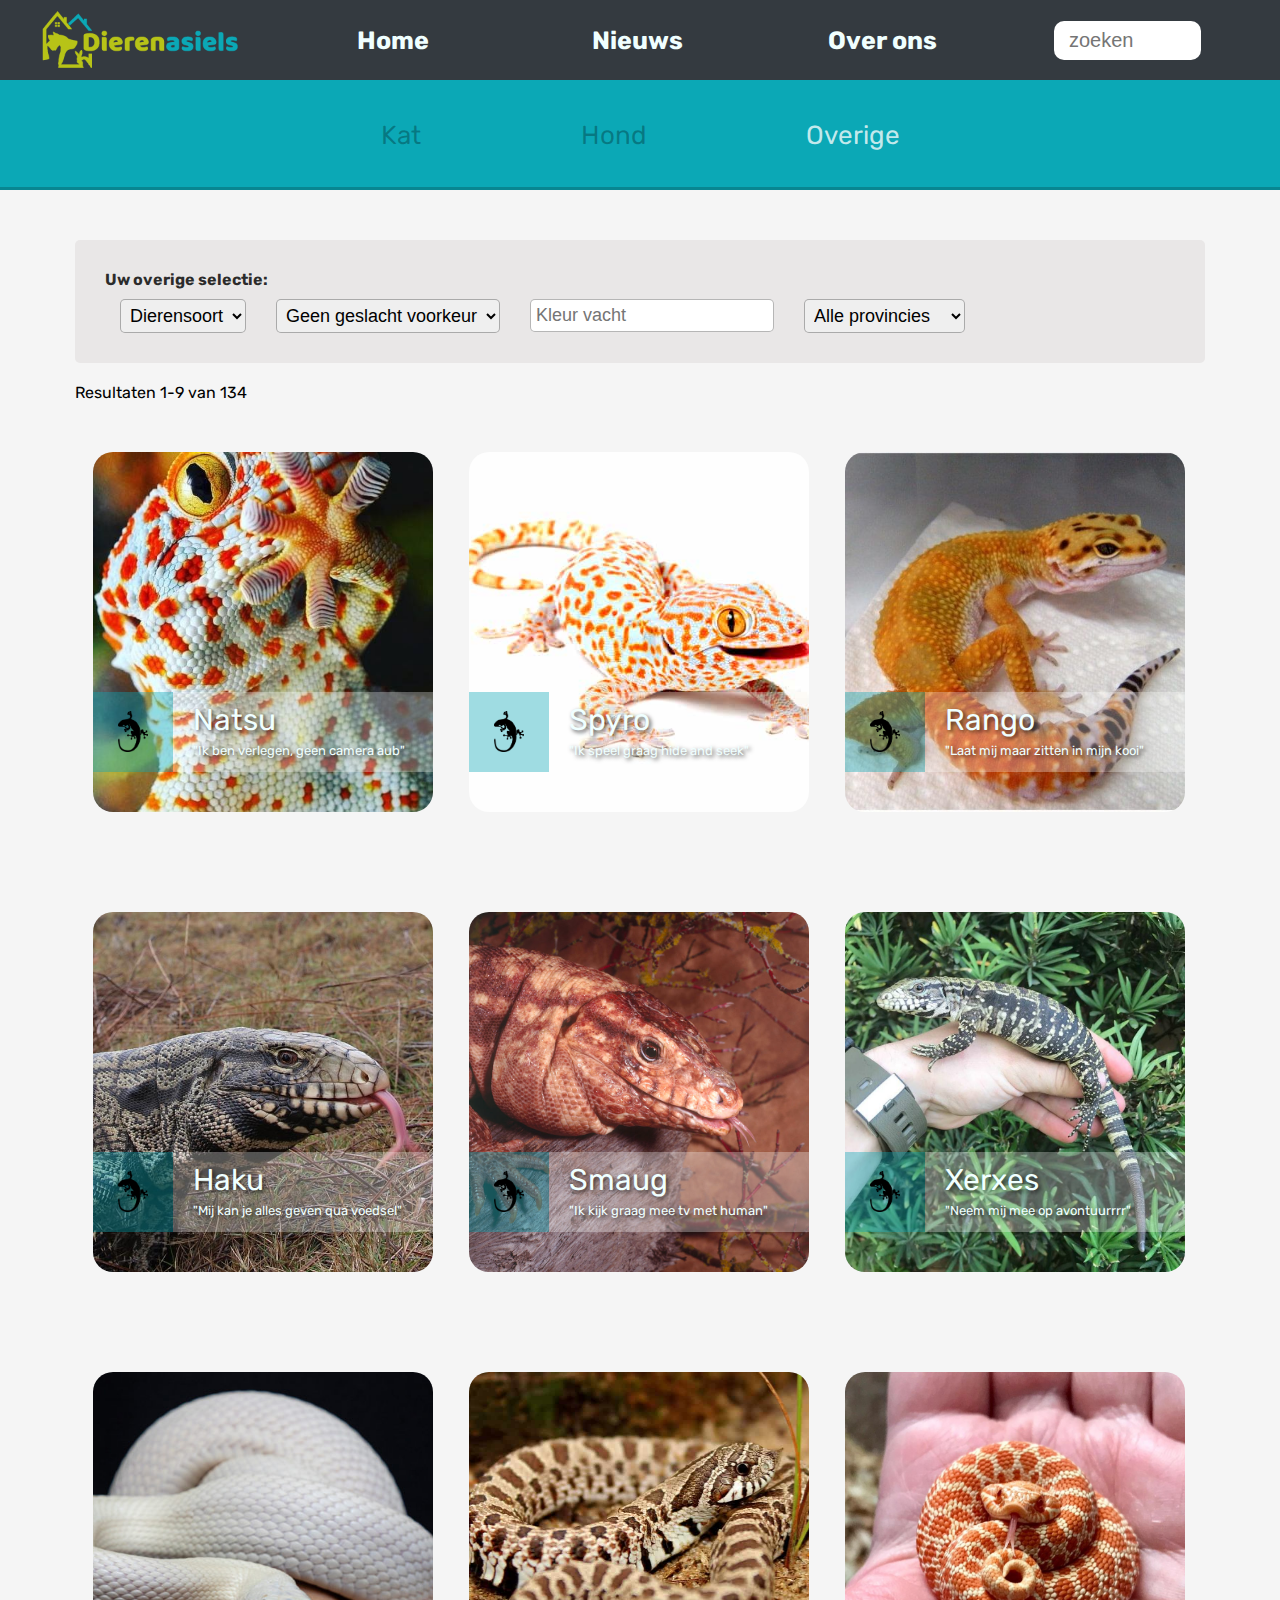
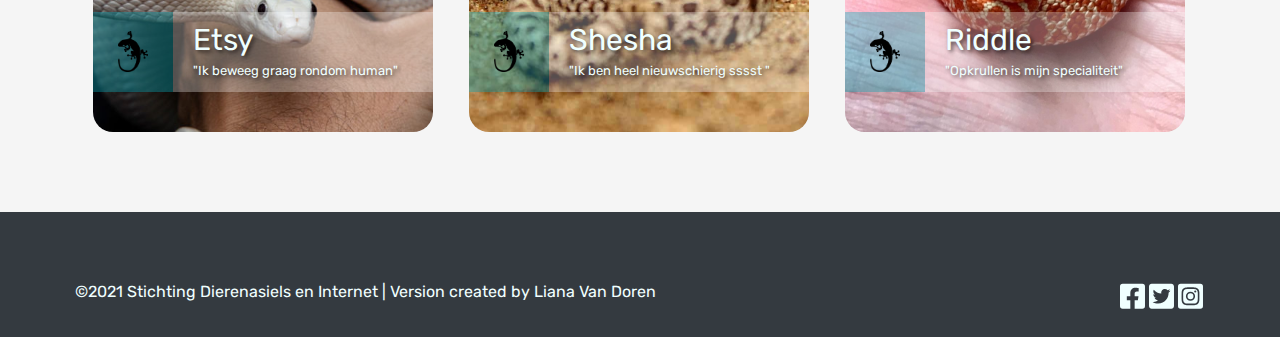
<file: page/dieren/meer-overigedieren.html>
<html>

<head>
    <link rel="preconnect" href="https://fonts.gstatic.com">
    <link href="https://fonts.googleapis.com/css2?family=Rubik:wght@400;600&display=swap" rel="stylesheet">
    <link rel="stylesheet" href="../../reset.css">
    <link rel="stylesheet" href="../../index.css">
</head>

<body>
    <div>

        <nav class="navigation"> <img src="../../images/logo-dierenasiels.png" alt="logo">
            <ul>
                <li><a class="nav-item" href="../../index.html">Home</a></li>
                <li><a class="nav-item" href="../nieuws.html"> Nieuws</a>
                </li>

                <li><a class="nav-item" href="#"> Over ons</a>
                    <ul class="dropdown">
                        <li><a class="nav-item" href="../over-ons.html">Doelstelling</a></li>
                        <li><a class="nav-item" href="../contact.html">Contact</a></li>
                    </ul>
                </li>
                <li>
                    <div class="nav-item"> <input type="text" name="search" placeholder="zoeken"></div>
                </li>

            </ul>
        </nav>
    </div>


    <div class="header2">
        <a href="meer-katten.html">Kat</a>
        <a href="meer-honden.html">Hond</a>
        <a class="others" href="meer-overigedieren.html">Overige</a>
    </div>

    <div class="card2 width">
        <div class="selection">Uw overige selectie:</div>
        <div class="row">
            <div class="labels">
                <div class="input"><select name="options">
                        <option class="ras" value="" disabled selected>Dierensoort</option>
                        <option value="europese">Gekko</option>
                        <option value="long">Tegu</option>
                        <option value="short">Slang</option>
                    </select></div>
            </div>
            <div class="labels">
                <div class="input"><select name="options">
                        <option class="gender" value="" disabled selected>Geen geslacht voorkeur</option>
                        <option value="account">Mannelijk</option>
                        <option value="animals">Vrouwelijk</option>
                    </select></div>
            </div>
            <div class="labels">
                <div class="input"><input name="options" placeholder="Kleur vacht">
                </div>
            </div>
            <div class="labels">
                <div class="input"><select name="options">
                        <option class="province" value="" disabled selected hidden>Alle provincies</option>
                        <option value="Drenthe">Drenthe (NL)</option>
                        <option value="Flevoland">Flevoland (NL)</option>
                        <option value="Friesland">Friesland(NL)</option>
                        <option value="Gelderland">Gelderland (NL)</option>
                        <option value="Groningen"> Groningen (NL)</option>
                        <option value="Limburg"> Limburg (NL)</option>

                    </select></div>
            </div>
        </div>
    </div>
    <div class="width">Resultaten 1-9 van 134</div>


    <div class="photo width">
        <a class="mainphoto" href="#" style="background-image: url(../../images/gekko1.jpg)" alt="">
            <div class="rectangle">
                <div class="logo others"></div>
                <div class="space">
                    <p>Natsu</p>
                    <p class="talk">"Ik ben verlegen, geen camera aub"</p>
                </div>
            </div>
        </a>
        <a class="mainphoto" href="#" style="background-image: url(../../images/gekko2.jpg)" alt="">
            <div class="rectangle">
                <div class="logo others"></div>
                <div class="space">
                    <p>Spyro</p>
                    <p class="talk">"Ik speel graag hide and seek"</p>
                </div>
            </div>
        </a>
        <a class="mainphoto" href="#" style="background-image: url(../../images/gekko3.jpg)" alt="">
            <div class="rectangle">
                <div class="logo others"></div>
                <div class="space">
                    <p>Rango</p>
                    <p class="talk">"Laat mij maar zitten in mijn kooi"</p>
                </div>
            </div>
        </a>

        
        <a class="mainphoto" href="#" style="background-image: url(../../images/tegu1.jpg)" alt="">
            <div class="rectangle">
                <div class="logo others"></div>
                <div class="space">
                    <p>Haku</p>
                    <p class="talk">"Mij kan je alles geven qua voedsel"</p>
                </div>
            </div>
        </a>
        <a class="mainphoto" href="#" style="background-image: url(../../images/tegu2.jpg)" alt="">
            <div class="rectangle">
                <div class="logo others"></div>
                <div class="space">
                    <p>Smaug</p>
                    <p class="talk">"Ik kijk graag mee tv met human"</p>
                </div>
            </div>
        </a>
        <a class="mainphoto" href="#" style="background-image: url(../../images/tegu3.jpg)" alt="">
            <div class="rectangle">
                <div class="logo others"></div>
                <div class="space">
                    <p>Xerxes</p>
                    <p class="talk">"Neem mij mee op avontuurrrr"</p>
                </div>
            </div>
        </a>

        <a class="mainphoto" href="#" style="background-image: url(../../images/snake1.jpg)" alt="">
            <div class="rectangle">
                <div class="logo others"></div>
                <div class="space">
                    <p>Etsy</p>
                    <p class="talk">"Ik beweeg graag rondom human"</p>
                </div>
            </div>
        </a>
        <a class="mainphoto" href="#" style="background-image: url(../../images/snake3.jpg)" alt="">
            <div class="rectangle">
                <div class="logo others"></div>
                <div class="space">
                    <p>Shesha</p>
                    <p class="talk">"Ik ben heel nieuwschierig sssst "</p>
                </div>
            </div>
        </a>
        <a class="mainphoto" href="#" style="background-image: url(../../images/snake4.jpg)" alt="">
            <div class="rectangle">
                <div class="logo others"></div>
                <div class="space">
                    <p>Riddle</p>
                    <p class="talk">"Opkrullen is mijn specialiteit"</p>
                </div>
            </div>
        </a>

    </div>



    <div class="footer">
        <div class="width"> ©2021 Stichting Dierenasiels en Internet | Version created by Liana Van Doren
            <div> <a class="socialmedia" href="#"><svg viewBox="0 0 448 512" data-fa-i2svg="">
                        <path fill="currentColor"
                            d="M400 32H48A48 48 0 0 0 0 80v352a48 48 0 0 0 48 48h137.25V327.69h-63V256h63v-54.64c0-62.15 37-96.48 93.67-96.48 27.14 0 55.52 4.84 55.52 4.84v61h-31.27c-30.81 0-40.42 19.12-40.42 38.73V256h68.78l-11 71.69h-57.78V480H400a48 48 0 0 0 48-48V80a48 48 0 0 0-48-48z">
                        </path>
                    </svg></a>
                <a class="socialmedia" href="#"><svg viewBox="0 0 448 512" data-fa-i2svg="">
                        <path fill="currentColor"
                            d="M400 32H48C21.5 32 0 53.5 0 80v352c0 26.5 21.5 48 48 48h352c26.5 0 48-21.5 48-48V80c0-26.5-21.5-48-48-48zm-48.9 158.8c.2 2.8.2 5.7.2 8.5 0 86.7-66 186.6-186.6 186.6-37.2 0-71.7-10.8-100.7-29.4 5.3.6 10.4.8 15.8.8 30.7 0 58.9-10.4 81.4-28-28.8-.6-53-19.5-61.3-45.5 10.1 1.5 19.2 1.5 29.6-1.2-30-6.1-52.5-32.5-52.5-64.4v-.8c8.7 4.9 18.9 7.9 29.6 8.3a65.447 65.447 0 0 1-29.2-54.6c0-12.2 3.2-23.4 8.9-33.1 32.3 39.8 80.8 65.8 135.2 68.6-9.3-44.5 24-80.6 64-80.6 18.9 0 35.9 7.9 47.9 20.7 14.8-2.8 29-8.3 41.6-15.8-4.9 15.2-15.2 28-28.8 36.1 13.2-1.4 26-5.1 37.8-10.2-8.9 13.1-20.1 24.7-32.9 34z">
                        </path>
                    </svg></a>
                <a class="socialmedia" href="#"><svg viewBox="0 0 448 512">
                        <path fill="currentColor"
                            d="M224,202.66A53.34,53.34,0,1,0,277.36,256,53.38,53.38,0,0,0,224,202.66Zm124.71-41a54,54,0,0,0-30.41-30.41c-21-8.29-71-6.43-94.3-6.43s-73.25-1.93-94.31,6.43a54,54,0,0,0-30.41,30.41c-8.28,21-6.43,71.05-6.43,94.33S91,329.26,99.32,350.33a54,54,0,0,0,30.41,30.41c21,8.29,71,6.43,94.31,6.43s73.24,1.93,94.3-6.43a54,54,0,0,0,30.41-30.41c8.35-21,6.43-71.05,6.43-94.33S357.1,182.74,348.75,161.67ZM224,338a82,82,0,1,1,82-82A81.9,81.9,0,0,1,224,338Zm85.38-148.3a19.14,19.14,0,1,1,19.13-19.14A19.1,19.1,0,0,1,309.42,189.74ZM400,32H48A48,48,0,0,0,0,80V432a48,48,0,0,0,48,48H400a48,48,0,0,0,48-48V80A48,48,0,0,0,400,32ZM382.88,322c-1.29,25.63-7.14,48.34-25.85,67s-41.4,24.63-67,25.85c-26.41,1.49-105.59,1.49-132,0-25.63-1.29-48.26-7.15-67-25.85s-24.63-41.42-25.85-67c-1.49-26.42-1.49-105.61,0-132,1.29-25.63,7.07-48.34,25.85-67s41.47-24.56,67-25.78c26.41-1.49,105.59-1.49,132,0,25.63,1.29,48.33,7.15,67,25.85s24.63,41.42,25.85,67.05C384.37,216.44,384.37,295.56,382.88,322Z">
                        </path>
                    </svg></a>
            </div>
        </div>
    </div>
</body>

</html>
</file>
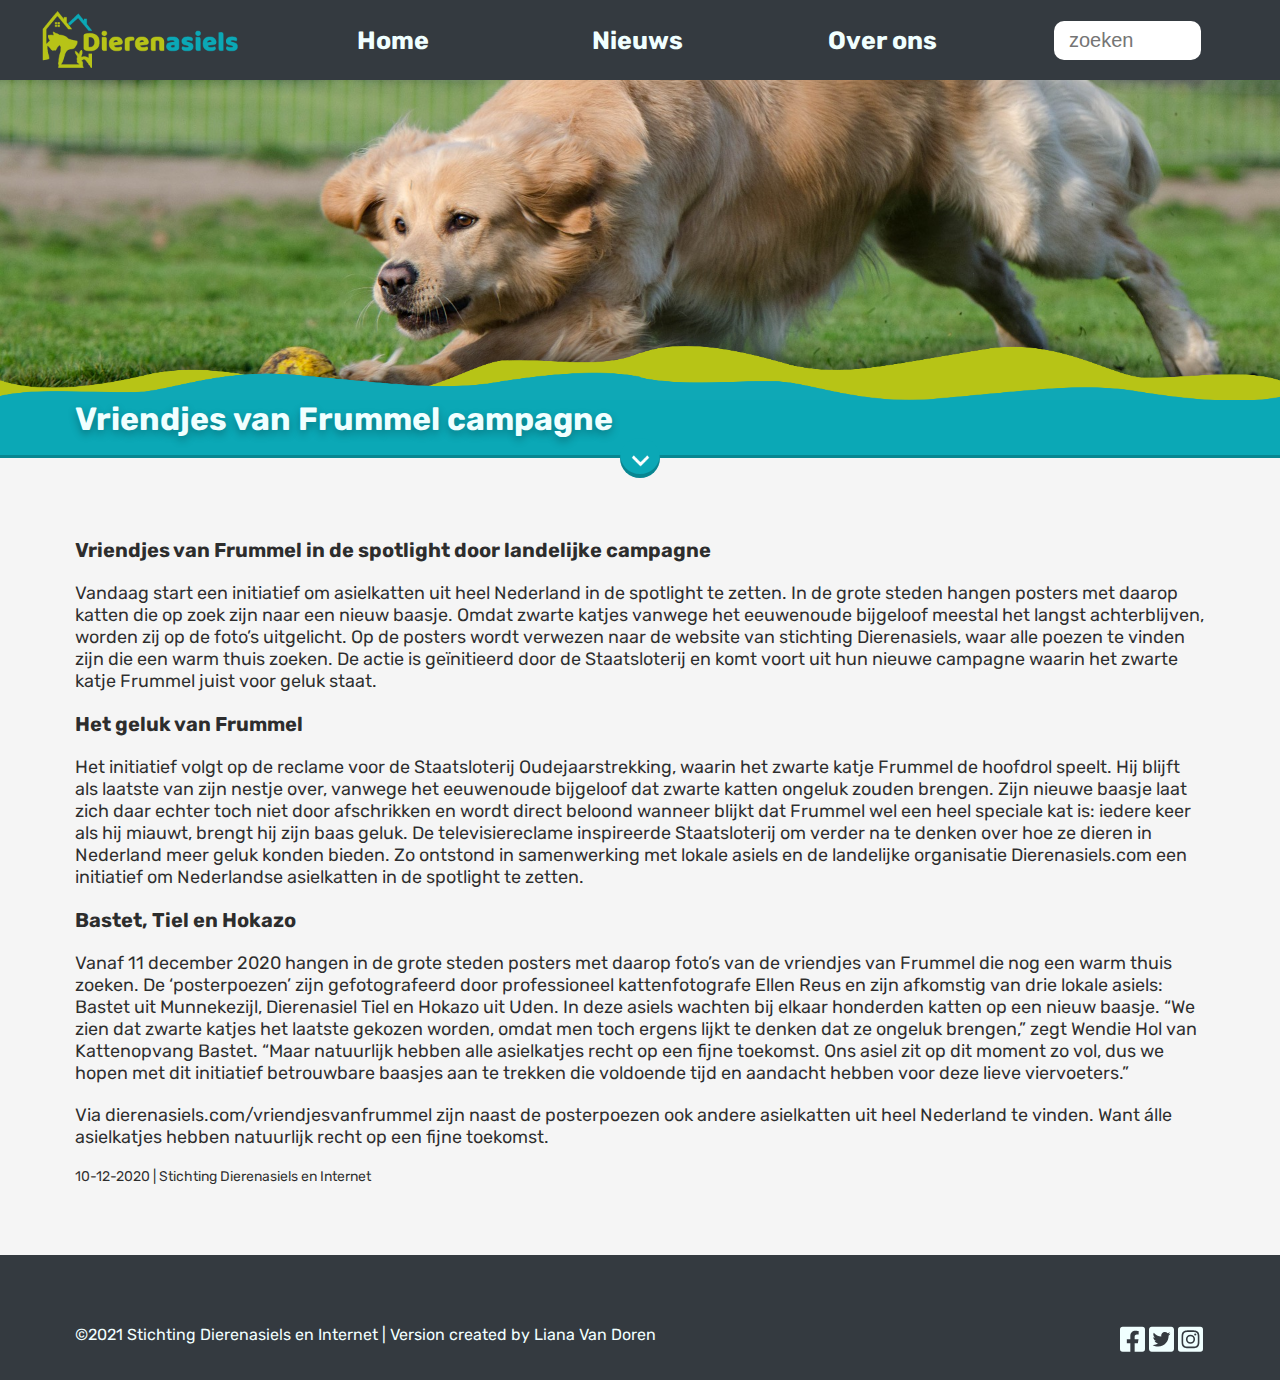
<file: page/nieuws/story1.html>
<html>

<head>
    <link rel="preconnect" href="https://fonts.gstatic.com">
    <link href="https://fonts.googleapis.com/css2?family=Rubik:wght@400;600&display=swap" rel="stylesheet">
    <link rel="stylesheet" href="../../reset.css">
    <link rel="stylesheet" href="../../index.css">
</head>

<body>
    <div>

        <nav class="navigation"> <img src="../../images/logo-dierenasiels.png" alt="logo">
            <ul>
                <li><a class="nav-item" href="../../index.html">Home</a></li>
                <li><a class="nav-item" href="../nieuws.html"> Nieuws</a>
                </li>

                <li><a class="nav-item" href="#"> Over ons</a>
                    <ul class="dropdown">
                        <li><a class="nav-item" href="../over-ons.html">Doelstelling</a></li>
                        <li><a class="nav-item" href="../contact.html">Contact</a></li>
                    </ul>
                </li>
                <li>
                    <div class="nav-item"> <input type="text" name="search" placeholder="zoeken"></div>
                </li>

            </ul>
        </nav>
        <div class="overig-picture"></div>
        <div class="header">
            <h1 class="width">Vriendjes van Frummel campagne</h1>
            <div class="pointer"> <img src="../../images/outline_expand_more_white_24dp.png" alt="bookmark">
            </div>
        </div>
        <div class="content-nieuws width">
            <a class="nohover story" href="story1.html">
                <h1>Vriendjes van Frummel in de spotlight door landelijke campagne</h1>

                <p>Vandaag start een initiatief om asielkatten uit heel Nederland in de spotlight te zetten. In de
                    grote steden hangen posters met daarop katten die op zoek zijn naar een nieuw baasje. Omdat zwarte
                    katjes vanwege het eeuwenoude bijgeloof meestal het langst achterblijven, worden zij op de foto’s
                    uitgelicht. Op de posters wordt verwezen naar de website van stichting Dierenasiels, waar alle
                    poezen te vinden zijn die een warm thuis zoeken. De actie is geïnitieerd door de Staatsloterij en
                    komt voort uit hun nieuwe campagne waarin het zwarte katje Frummel juist voor geluk staat.</p>

                <h1>Het geluk van Frummel</h1>

                <p>Het initiatief volgt op de reclame voor de Staatsloterij Oudejaarstrekking, waarin het zwarte katje
                    Frummel de hoofdrol speelt. Hij blijft als laatste van zijn nestje over, vanwege het eeuwenoude
                    bijgeloof dat zwarte katten ongeluk zouden brengen. Zijn nieuwe baasje laat zich daar echter toch
                    niet door afschrikken en wordt direct beloond wanneer blijkt dat Frummel wel een heel speciale kat
                    is: iedere keer als hij miauwt, brengt hij zijn baas geluk. De televisiereclame inspireerde
                    Staatsloterij om verder na te denken over hoe ze dieren in Nederland meer geluk konden bieden. Zo
                    ontstond in samenwerking met lokale asiels en de landelijke organisatie Dierenasiels.com een
                    initiatief om Nederlandse asielkatten in de spotlight te zetten.</p>

                <h1>Bastet, Tiel en Hokazo</h1>

                <p>Vanaf 11 december 2020 hangen in de grote steden posters met daarop foto’s van de vriendjes van
                    Frummel die nog een warm thuis zoeken. De ‘posterpoezen’ zijn gefotografeerd door professioneel
                    kattenfotografe Ellen Reus en zijn afkomstig van drie lokale asiels: Bastet uit Munnekezijl,
                    Dierenasiel Tiel en Hokazo uit Uden. In deze asiels wachten bij elkaar honderden katten op een nieuw
                    baasje.
                    “We zien dat zwarte katjes het laatste gekozen worden, omdat men toch ergens lijkt te denken dat ze
                    ongeluk brengen,” zegt Wendie Hol van Kattenopvang Bastet.
                    “Maar natuurlijk hebben alle asielkatjes recht op een fijne toekomst. Ons asiel zit op dit moment zo
                    vol, dus we hopen met dit initiatief betrouwbare baasjes aan te trekken die voldoende tijd en
                    aandacht hebben voor deze lieve viervoeters.”</p>

                <p> Via dierenasiels.com/vriendjesvanfrummel zijn naast de posterpoezen ook andere asielkatten uit heel
                    Nederland te vinden. Want álle asielkatjes hebben natuurlijk recht op een fijne toekomst.
                </p>
                <p class="date">10-12-2020 | Stichting Dierenasiels en Internet</p> </a>
        
        </div>
        <div class="footer">
            <div class="width"> ©2021 Stichting Dierenasiels en Internet | Version created by Liana Van Doren
                <div> <a class="socialmedia" href="#"><svg viewBox="0 0 448 512" data-fa-i2svg="">
                            <path fill="currentColor"
                                d="M400 32H48A48 48 0 0 0 0 80v352a48 48 0 0 0 48 48h137.25V327.69h-63V256h63v-54.64c0-62.15 37-96.48 93.67-96.48 27.14 0 55.52 4.84 55.52 4.84v61h-31.27c-30.81 0-40.42 19.12-40.42 38.73V256h68.78l-11 71.69h-57.78V480H400a48 48 0 0 0 48-48V80a48 48 0 0 0-48-48z">
                            </path>
                        </svg></a>
                    <a class="socialmedia" href="#"><svg viewBox="0 0 448 512" data-fa-i2svg="">
                            <path fill="currentColor"
                                d="M400 32H48C21.5 32 0 53.5 0 80v352c0 26.5 21.5 48 48 48h352c26.5 0 48-21.5 48-48V80c0-26.5-21.5-48-48-48zm-48.9 158.8c.2 2.8.2 5.7.2 8.5 0 86.7-66 186.6-186.6 186.6-37.2 0-71.7-10.8-100.7-29.4 5.3.6 10.4.8 15.8.8 30.7 0 58.9-10.4 81.4-28-28.8-.6-53-19.5-61.3-45.5 10.1 1.5 19.2 1.5 29.6-1.2-30-6.1-52.5-32.5-52.5-64.4v-.8c8.7 4.9 18.9 7.9 29.6 8.3a65.447 65.447 0 0 1-29.2-54.6c0-12.2 3.2-23.4 8.9-33.1 32.3 39.8 80.8 65.8 135.2 68.6-9.3-44.5 24-80.6 64-80.6 18.9 0 35.9 7.9 47.9 20.7 14.8-2.8 29-8.3 41.6-15.8-4.9 15.2-15.2 28-28.8 36.1 13.2-1.4 26-5.1 37.8-10.2-8.9 13.1-20.1 24.7-32.9 34z">
                            </path>
                        </svg></a>
                    <a class="socialmedia" href="#"><svg viewBox="0 0 448 512">
                            <path fill="currentColor"
                                d="M224,202.66A53.34,53.34,0,1,0,277.36,256,53.38,53.38,0,0,0,224,202.66Zm124.71-41a54,54,0,0,0-30.41-30.41c-21-8.29-71-6.43-94.3-6.43s-73.25-1.93-94.31,6.43a54,54,0,0,0-30.41,30.41c-8.28,21-6.43,71.05-6.43,94.33S91,329.26,99.32,350.33a54,54,0,0,0,30.41,30.41c21,8.29,71,6.43,94.31,6.43s73.24,1.93,94.3-6.43a54,54,0,0,0,30.41-30.41c8.35-21,6.43-71.05,6.43-94.33S357.1,182.74,348.75,161.67ZM224,338a82,82,0,1,1,82-82A81.9,81.9,0,0,1,224,338Zm85.38-148.3a19.14,19.14,0,1,1,19.13-19.14A19.1,19.1,0,0,1,309.42,189.74ZM400,32H48A48,48,0,0,0,0,80V432a48,48,0,0,0,48,48H400a48,48,0,0,0,48-48V80A48,48,0,0,0,400,32ZM382.88,322c-1.29,25.63-7.14,48.34-25.85,67s-41.4,24.63-67,25.85c-26.41,1.49-105.59,1.49-132,0-25.63-1.29-48.26-7.15-67-25.85s-24.63-41.42-25.85-67c-1.49-26.42-1.49-105.61,0-132,1.29-25.63,7.07-48.34,25.85-67s41.47-24.56,67-25.78c26.41-1.49,105.59-1.49,132,0,25.63,1.29,48.33,7.15,67,25.85s24.63,41.42,25.85,67.05C384.37,216.44,384.37,295.56,382.88,322Z">
                            </path>
                        </svg></a>
                </div>
            </div>
        </div>

</body>

</html>
</file>
<file: index.css>
body {
    font-family: 'Rubik', sans-serif;
    padding-top: 80px;
    background-color: #f5f5f5;
}

.navigation {
    background-color: #343a40;
    display: flex;
    padding: 0 30px;
    position: fixed;
    top: 0;
    left: 0;
    right: 0;
    z-index: 2;
    /*zorgt ervoor dat de balk over de rest getekend wordt*/
}

.navigation>img {
    height: 80px;
    padding: 10px;
    padding-right: 30px;
}

.navigation>ul {
    display: flex;
    list-style: none;
    flex: 1;
    justify-content: space-evenly;
}

.navigation>ul>li {
    flex: 1;
}

.navigation .nav-item {
    display: flex;
    align-items: center;
    height: 100%;
    justify-content: center;
}

.navigation a.nav-item {
    color: azure;
    text-decoration: none;
    font-size: 25px;
    font-weight: bold;
    transition-property: color, background-color;
    transition-duration: 0.3s;
    transition-timing-function: ease;
    background-color: #343a40;
    height: 80px;
}

.navigation a.nav-item:hover {
    cursor: pointer;
    color: #0ba8b6;
    background-color: azure;
}

.navigation li {
    position: relative;
}

.navigation li .dropdown {
    list-style: none;
    display: none;
    position: absolute;
    width: 100%;
}

.navigation li:hover .dropdown {
    display: unset;
}

.navigation .nav-item input {
    color: #343a40;
    padding: 8px 15px;
    font-size: 20px;
    width: 60%;
    border: none;
    outline: none;
    border-radius: 10px;
    transition-property: background-color;
    transition-duration: 0.3s;
    transition-timing-function: ease;
}

.navigation .nav-item input:hover {
    background-color: azure;
}

.home-picture {
    height: 500px;
    width: 100%;
    border: none;
    background: url(images/design.png) no-repeat center bottom, url(images/home.jpg) no-repeat center;
    background-size: contain, cover;
    margin-bottom: 370px;
}

.home-picture .headlines {
    flex-direction: column;
    display: flex;
    align-items: center;
    justify-content: center;
    text-shadow: 0px 2px 4px #00000049;
    color: azure;
    padding-top: 70px;
}

.headlines>h1 {
    font-size: 40px;
    padding-bottom: 20px;
}

.headlines>p {
    font-size: 22px;
}

.width {
    width: 100%;
    max-width: 1130px;
    margin: auto;
}

/* .animals komt na .width en overschijdt hierdoor margin-top*/

.animals {
    display: flex;
    margin-top: 150px;
    justify-content: center;
    color: #343a40;
}

.animals .animal .text>h1 {
    font-weight: bold;
    padding-bottom: 30px;
}

.animals .animal .text>p {
    margin-bottom: 50px;
}

.animals .animal {
    height: 559px;
    width: 350px;
    box-shadow: 0px 4px 6px #00000049;
    margin: 0 20px;
    border-radius: 40px;
    overflow: hidden;
}

.animals .animal:first-child {
    margin-left: 0;
}

.animals .animal:last-child {
    margin-right: 0;
}

.animals .animal:hover {
    cursor: pointer;
}

.animals .animal .picture img {
    height: 50%;
    width: 100%;
    object-fit: cover;
}

.animals .animal .text {
    display: flex;
    justify-content: center;
    align-items: center;
    margin-top: 50px;
    flex-direction: column;
}

.button {
    color: azure;
    background-color: #0ba8b6;
    padding: 14px 26px;
    text-shadow: 0px 2px 4px #00000049;
    box-shadow: 0px 2px 3px #00000049;
    border-radius: 15px;
    text-decoration: none;
    display: block;
    font-size: 22px;
    font-weight: bold;
    text-align: center;
    transition-property: background-color;
    transition-duration: 0.3s;
    transition-timing-function: ease;
}

.button:hover {
    background-color: #0CC3D4;
    cursor: pointer;
}

.button.light {
    color: #0ba8b6;
    background-color: azure;
    text-shadow: none;
}

.button.light:hover {
    background-color: #e2f5f5;
}

.part2 {
    display: flex;
    justify-content: center;
}

.part2 .text2 {
    display: flex;
    flex-direction: column;
    flex: 1;
    padding: 100px 0;
}

.part2 .img {
    display: flex;
    width: 40%;
    background: url(images/bruinehond.png) no-repeat;
    background-size: contain;
    background-position: right;
}

.part2 .text2>h1 {
    font-size: 45px;
    color: #343a40;
    padding-bottom: 40px;
}

.part2 .text2>p {
    font-size: 24px;
    color: #343a40;
    padding-bottom: 40px;
    line-height: 1.5;
}

.info {
    color: #b7c317;
    text-decoration: none;
    font-size: 26px;
    font-weight: bold;
    border: solid 2px #b7c317;
    padding: 15px;
    text-align: center;
    border-radius: 5px;
    transition-property: background-color;
    transition-duration: 0.3s;
    transition-timing-function: ease;
}

.info:hover {
    cursor: pointer;
    color: azure;
    background-color: #b7c317;
}

.part3 {
    background: url(images/shelter.jpg) no-repeat;
    background-size: cover;
    background-position: center;
    padding: 100px 0 100px 200px;
    margin-bottom: 70px;
}

.square {
    width: 500px;
    background-color: #0ba8b6;
    color: azure;
    padding: 40px;
    border-radius: 30px;
}

.square>a {
    margin-bottom: 15px;
}

.square>a:last-child {
    margin-bottom: 0;
}

.square>h1 {
    font-size: 45px;
    padding-bottom: 30px;
    text-shadow: 0px 2px 4px #00000049;
}

.square>p {
    font-size: 22px;
    text-shadow: 0px 2px 4px #00000049;
    line-height: 1.3;
    padding-bottom: 30px;
}

.part4 {
    display: flex;
    justify-content: space-around;
    padding-bottom: 70px;
}

.part4 .button {
    padding-left: 40px;
    padding-right: 40px;
}

.donate {
    font-size: 38px;
}

.footer {
    background-color: #343a40;
    display: flex;
    padding: 0 30px;
    padding-top: 70px;
    padding-bottom: 30px;
    color: azure;
}

.footer .width {
    display: flex;
    justify-content: space-between;
}

.footer .width div {
    display: flex;
}

.socialmedia {
    width: 25px;
    height: 25px;
    color: azure;
    margin: 0 2px;
    transition-property: color;
    transition-duration: 0.3s;
    transition-timing-function: ease;
}

.socialmedia:hover {
    color: #b7c317;
}

/**
=======================================
=       NIEUWS & OVERIGE PAGINA       =
=======================================
**/

.overig-picture {
    height: 350px;
    width: 100%;
    border: none;
    background: url(images/layout.png) no-repeat center bottom, url(images/cover.jpg) no-repeat center;
    background-size: 100% 130px, cover;
    margin-bottom: -30px;
}

.header {
    background-color: #0ba8b6;
    box-shadow: inset 0 -3px 0px rgba(0, 0, 0, 0.2);
    position: relative;
    margin-bottom: 50px;
}

.header>h1 {
    color: azure;
    text-shadow: 0px 4px 8px #00000049;
    padding-bottom: 20px;
}

.pointer {
    position: absolute;
    bottom: -20px;
    left: 50%;
    width: 40px;
    height: 40px;
    border-radius: 50%;
    margin-top: -20px;
    background: #0ba8b6;
    box-shadow: inset 0 -4px 0 rgba(0, 0, 0, 0.2);
    transform: translateX(-50%);
    display: flex;
    justify-content: center;
    align-items: center;
}

.pointer img {
    height: 35px;
    width: 35px;
    margin-top: 5px;
}

.content-nieuws .story {
    text-decoration: none;
    font-size: 18px;
    color: #000000d0;
}

.content-nieuws .story {
    border-bottom: 1px black dotted;
    display: block;
    padding: 30px 0;
    transition-property: color;
    transition-duration: 0.3s;
    transition-timing-function: ease;
}

.content-nieuws .story:hover {
    color: #0ba8b6cb;
}

.content-nieuws .story.nohover {
    color: #000000d0;
    border-bottom: none;
}

.content-nieuws .story:last-child {
    border-bottom: none;
    padding-bottom: 50px;
}

.content-nieuws h1 {
    margin-bottom: 20px 0;
    font-size: 20px;
}

.content-nieuws .date {
    font-size: 14px;
}

.content-nieuws p {
    margin: 20px 0;
    font-size: 18px;
}

/**
=======================================
=       Over-ons & OVERIGE PAGINA       =
=======================================
**/

.about {
    padding-top: 20px;
}

.about p {
    margin-bottom: 20px;
    font-size: 18px;
    line-height: 1.6;
}

.about p:last-child {
    padding-bottom: 50px;
}

.about .disclaimer {
    margin-bottom: 0;
}

.mainlinks {
    color: #0ba8b6cb;
    transition-property: color;
    transition-duration: 0.3s;
    transition-timing-function: ease;
    text-decoration: none;
}

.mainlinks:hover {
    color: #b7c317;
}

/**
=======================================
=       Contact & OVERIGE PAGINA       =
=======================================
**/

.contact {
    padding: 50px 0;
}

.contact p {
    margin-bottom: 30px;
    font-size: 18px;
    line-height: 1.6;
}

.card {
    background: white;
    display: flex;
    flex-direction: column;
    padding: 30px;
    border-radius: 40px;
    margin-bottom: 50px;
}

.card span {
    color: rgb(165, 27, 27);
}

.card .labels {
    background: #f5f5f5;
    padding: 30px 20px;
    margin: 10px 0;
    border-radius: 20px;
}

.card label {
    padding-bottom: 2px;
}

.input input, .input textarea, .input select {
    text-decoration: none;
    font-size: 18px;
    border: solid 1px #00000049;
    width: 100%;
    padding: 5px;
    border-radius: 5px;
    transition-property: border-color;
    transition-duration: 0.3s;
    transition-timing-function: ease;
    resize: vertical;
    outline: none;
}

.input textarea:focus, .input input:focus, .input select:focus {
    border-color: #0ba8b6cb;
}

.input textarea {
    min-height: 100px;
}

.input input:hover, .input textarea:hover, .input select:hover {
    border-color: #0ba8b6cb;
}

.input select option:hover {
    background-color: #0ba8b6cb;
    cursor: pointer;
}

/**
=======================================
=       DIEREN      =
=======================================
**/

.header2 {
    background-color: #0ba8b6;
    box-shadow: inset 0 -3px 0px rgba(0, 0, 0, 0.2);
    position: relative;
    margin-bottom: 50px;
    height: 110px;
    display: flex;
    justify-content: center;
    align-items: center;
}

.header2 a {
    margin: 0 80px;
    color: #00000049;
    text-decoration: none;
    font-size: 26px;
    transition-property: color;
    transition-duration: 0.3s;
    transition-timing-function: ease;
}

.header2 .cat, .header2 .dog, .header2 .others {
    color: rgba(255, 255, 255, 0.774);
}

.header2 a:hover {
    color: rgba(255, 255, 255, 0.384);
}

.card2 {
    background: #e9e7e7;
    display: flex;
    flex-direction: column;
    padding: 30px;
    border-radius: 5px;
    margin-bottom: 20px;
}

.card2 .labels {
    margin: 0 15px;
}

.card2 .row {
    display: flex;
    flex-direction: row;
}

.selection {
    margin-bottom: 10px;
    font-weight: bold;
    color: #000000d0;
}

.photo {
    display: flex;
    margin-bottom: 30px;
    flex-wrap: wrap;
}

.photo .mainphoto {
    width: 340px;
    height: 360px;
    display: flex;
    background-position: center;
    background-size: cover;
    margin: 50px 18px;
    border-radius: 20px;
    transition-property: box-shadow;
    transition-duration: 0.3s;
    transition-timing-function: ease;
    flex-direction: column;
    position: relative;
    background-color: #f5f5f5;
}

.photo .mainphoto:hover {
    box-shadow: #b7c317 0 0 0 4px;
}

.photo .mainphoto .rectangle {
    height: 80px;
    position: absolute;
    left: 0;
    right: 0;
    bottom: 40px;
    display: flex;
    text-decoration: none;
    color: azure;
    font-size: 30px;
    text-shadow: rgba(0, 0, 0, 0.699) 2px 2px 4px
}

.photo .mainphoto .logo {
    background-color: #0ba8b663;
    height: 80px;
    width: 80px;
    transition-property: background-color;
    transition-duration: 0.3s;
    transition-timing-function: ease;
    background-repeat: no-repeat;
    background-position: center;
}

.photo .mainphoto .logo.cats {
    background-image: url(images/paw.png);
    background-size: 50px;
}

.photo .mainphoto .logo.dogs {
    background-image: url(images/dogpaw.png);
    background-size: 40px;
}

.photo .mainphoto .logo.others {
    background-image: url(images/others.png);
    background-size: 30px;
}

.photo .mainphoto .space {
    background-color: rgba(255, 255, 255, 0.301);
    flex: 1;
    transition-property: background-color;
    transition-duration: 0.3s;
    transition-timing-function: ease;
    padding: 10px 20px;
}

.photo .mainphoto:hover .logo {
    background-color: #0ba8b6;
}

.photo .mainphoto:hover .space {
    background-color: #0ba8b6;
}

.talk {
    font-size: 13px;
    margin-top: 5px;
}


.goback {
    color: #00000049;
    padding: 14px 20px;
     
    border: 1px solid #c7c7c7;
    border-radius: 15px;
    text-decoration: none;
    display: block;
    font-size: 18px;
    font-weight: bold;
    align-self: center;
    transition-property: background-color, color;
    transition-duration: 0.3s;
    transition-timing-function: ease;
    margin-top: 30px;

}

.goback:hover {
    background-color: #c7c7c7;
    cursor: pointer;
    color: azure;
}

.intro {display: flex;}
</file>
